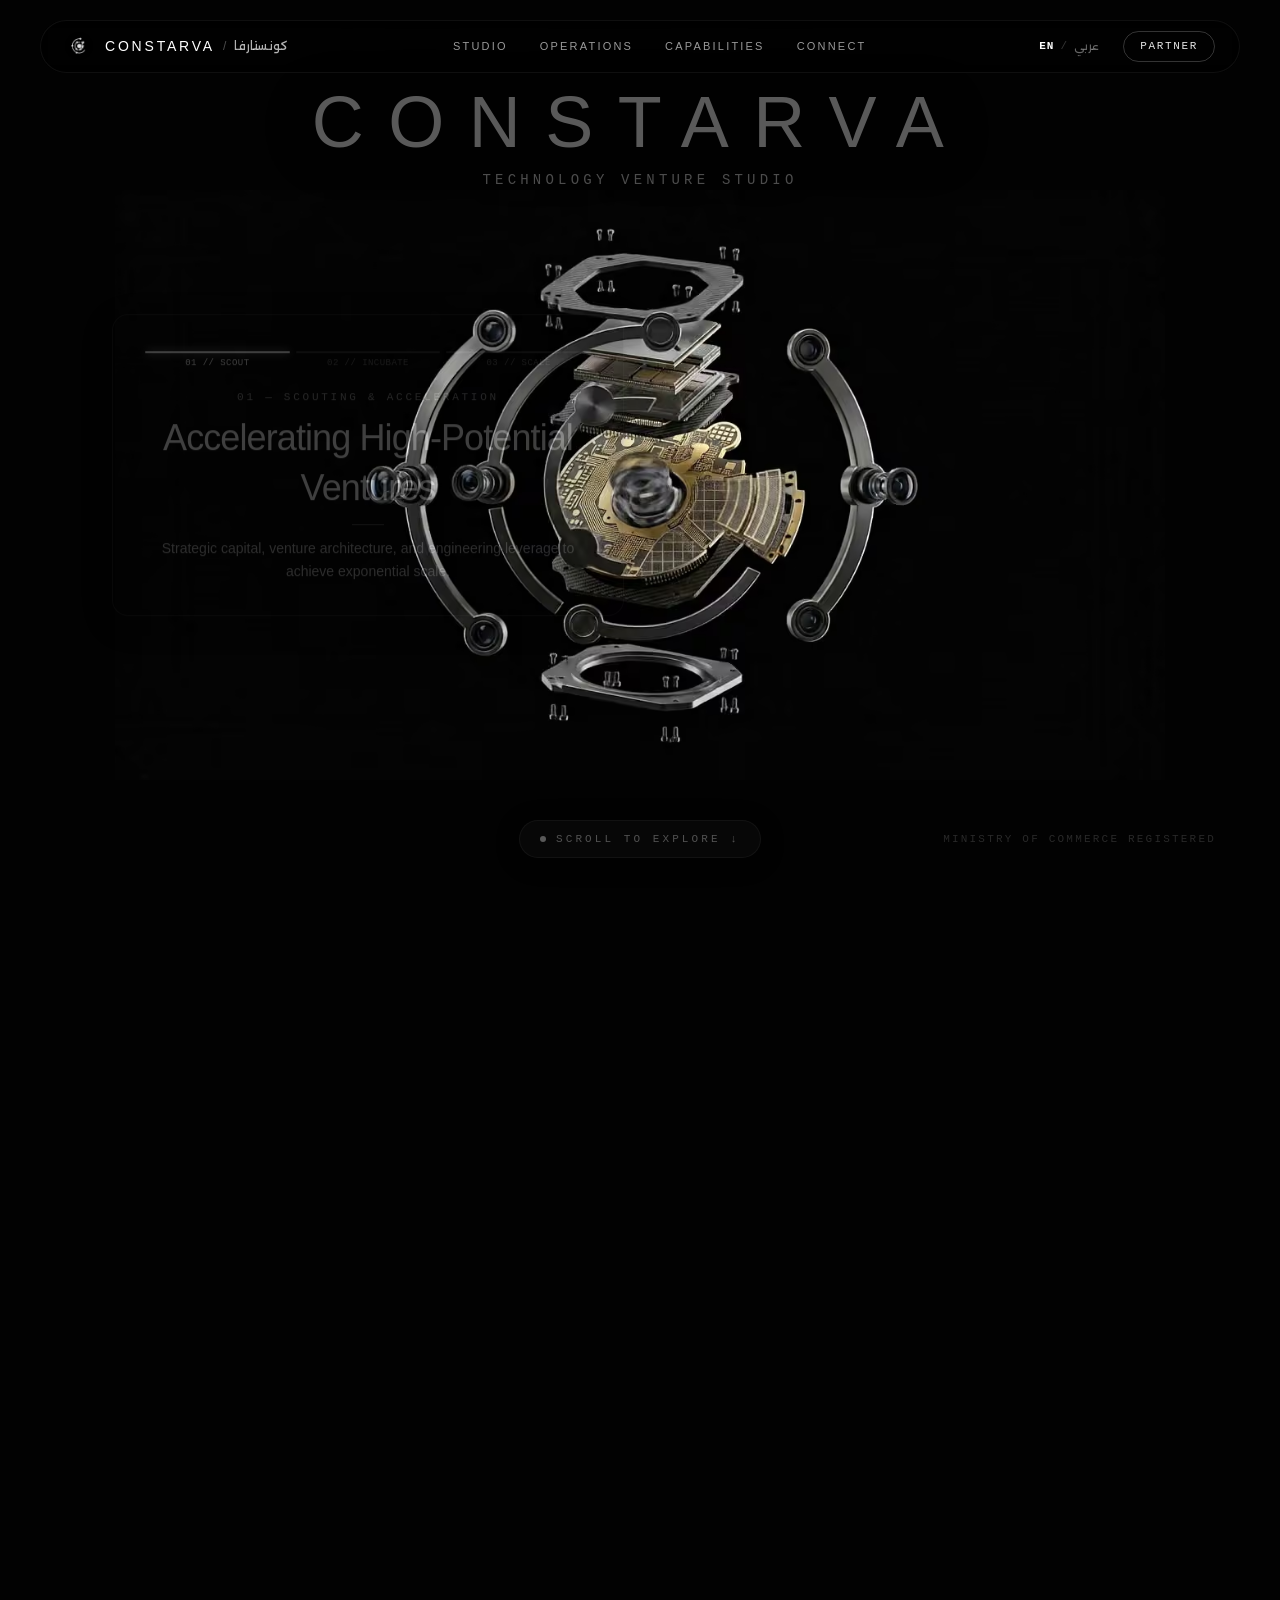
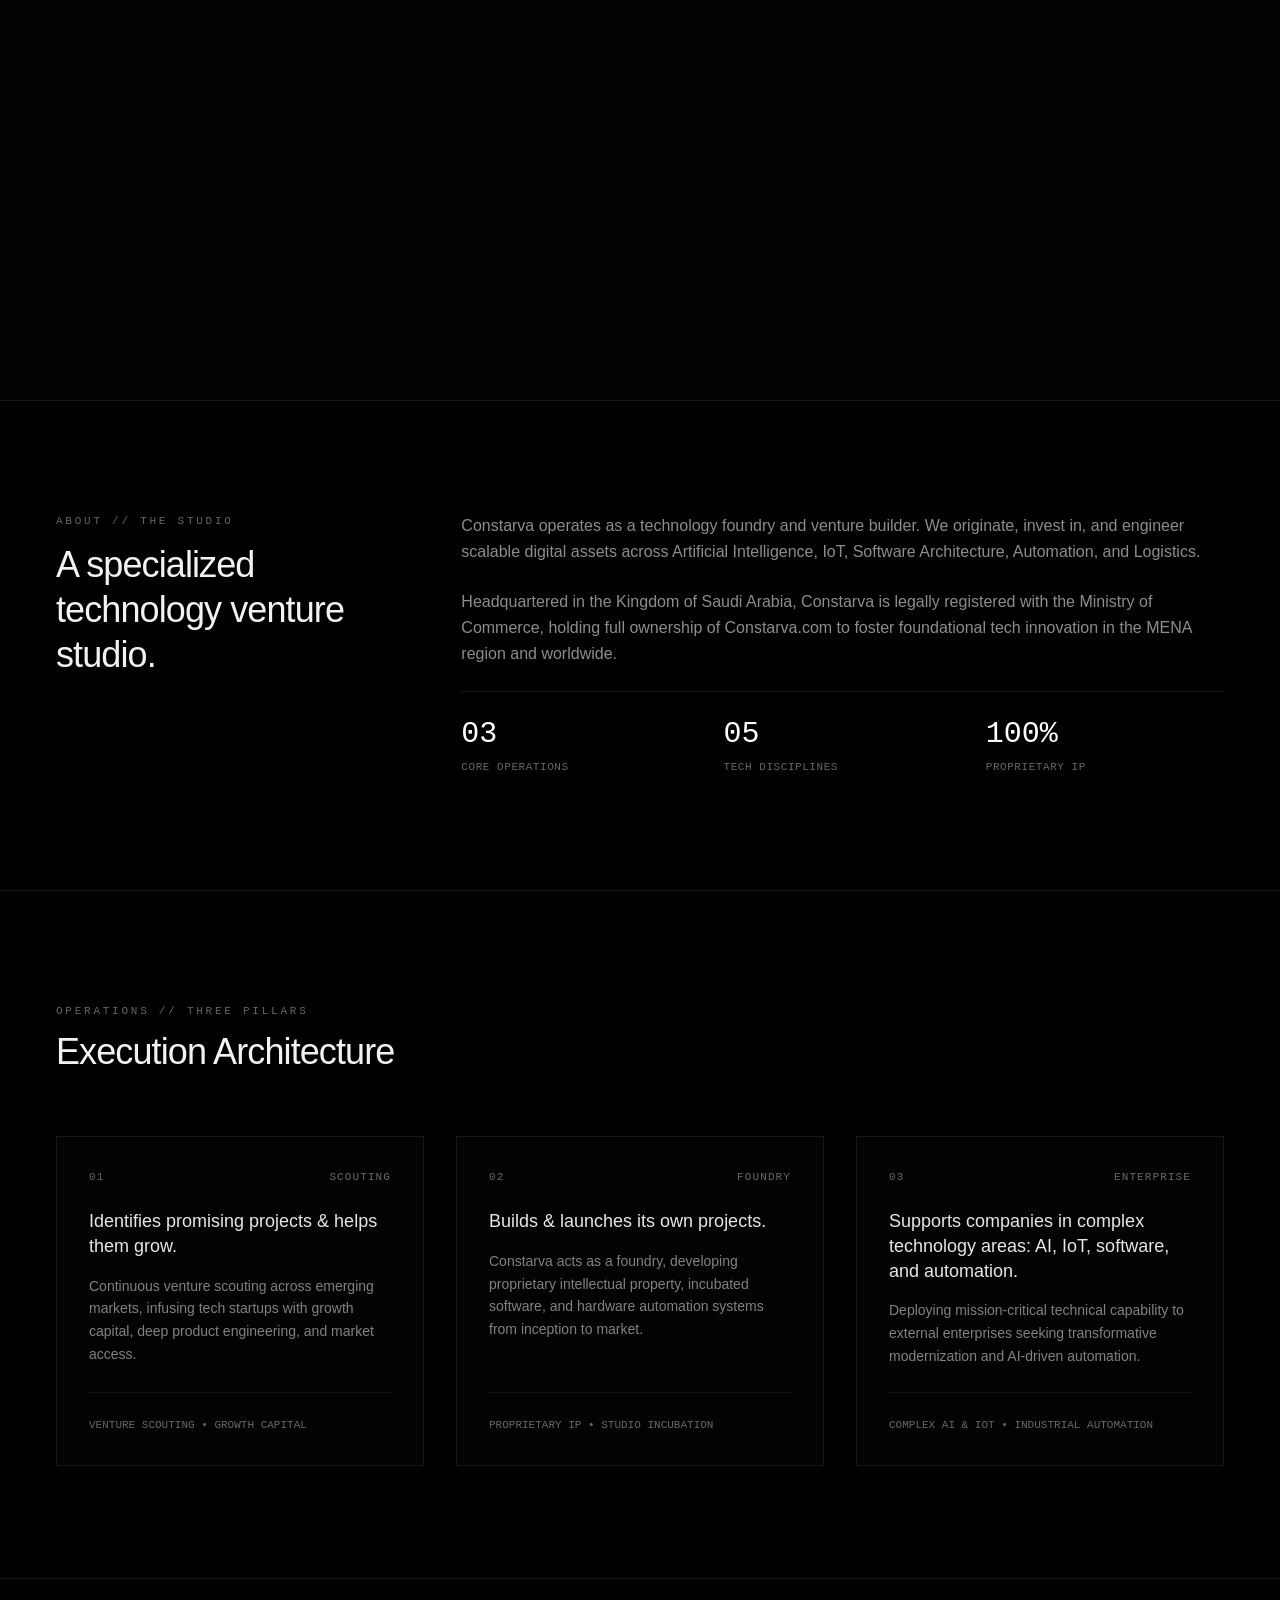
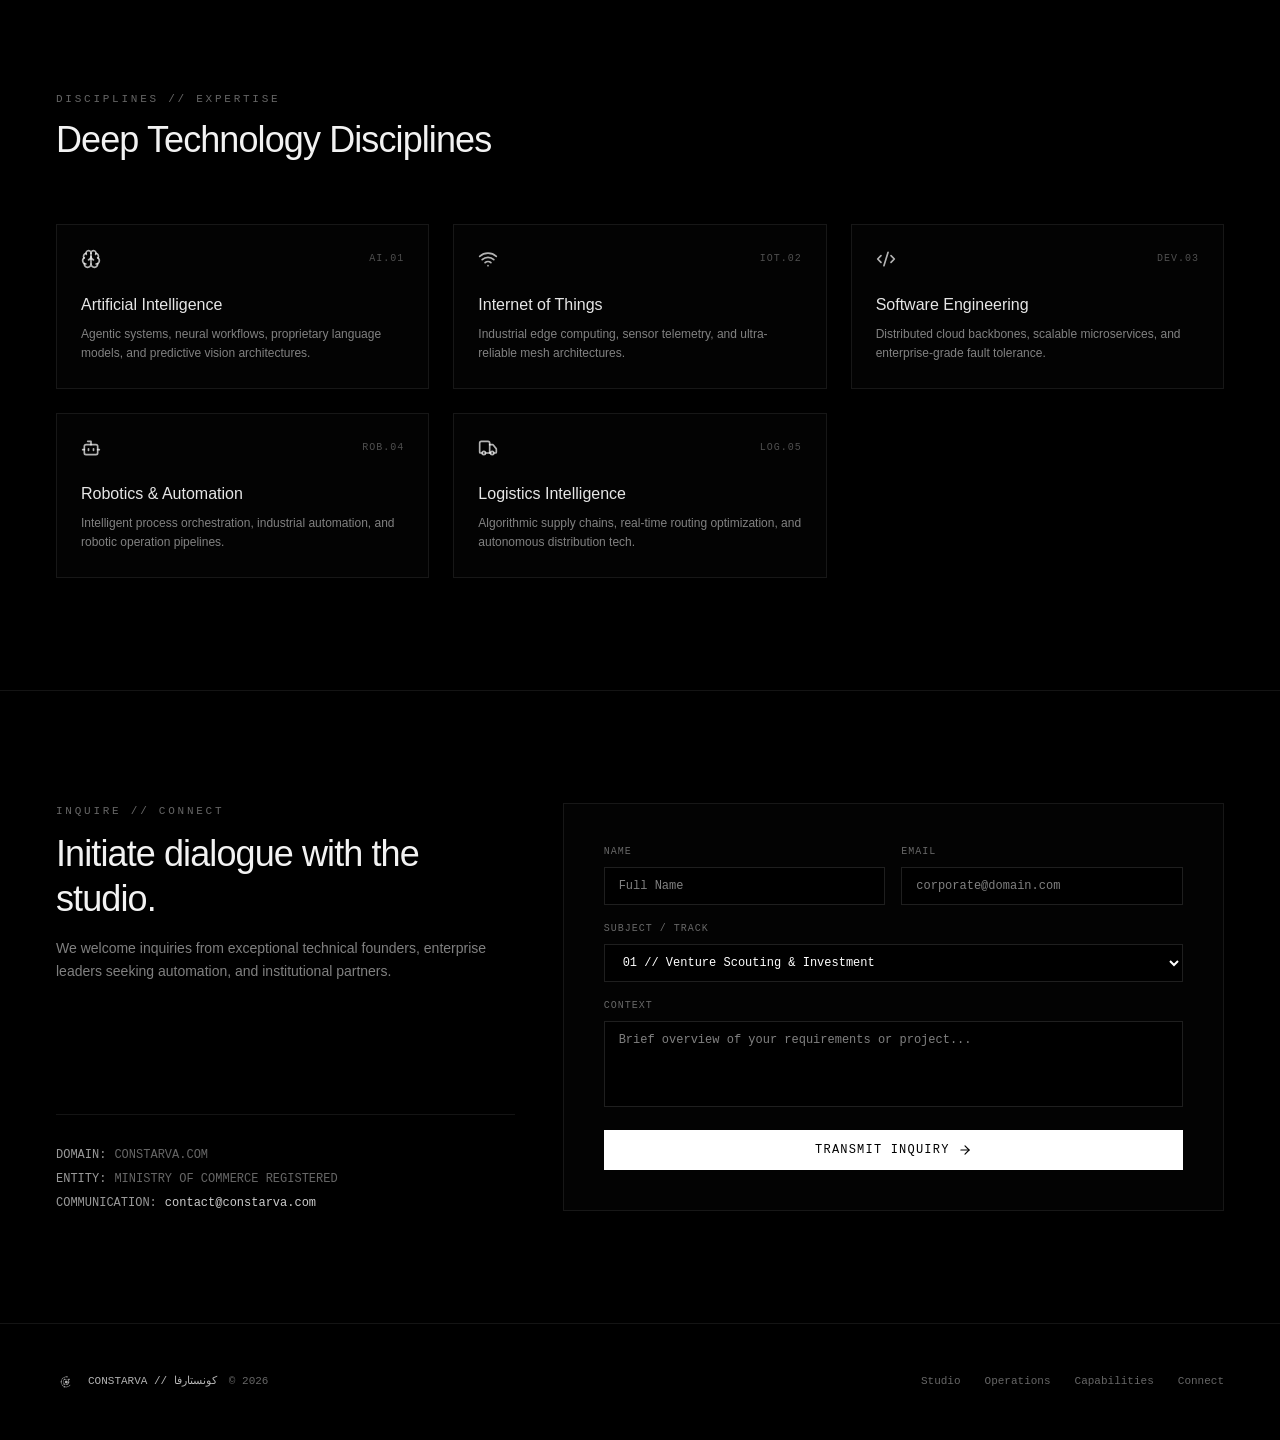
<file: index.html>
<!DOCTYPE html><html lang="en" class="inter_7b064e0d-module__MOT0tq__variable alexandria_7564e296-module__bjjnkq__variable h-full antialiased bg-black selection:bg-white/20 selection:text-white"><head><meta charSet="utf-8"/><meta name="viewport" content="width=device-width, initial-scale=1"/><link rel="preload" href="/_next/static/media/57696fb0c8dcfe1f-s.p.29a202atpp3ye.woff2" as="font" crossorigin="" type="font/woff2"/><link rel="preload" href="/_next/static/media/83afe278b6a6bb3c-s.p.2bn3s6zvc0dyp.woff2" as="font" crossorigin="" type="font/woff2"/><link rel="preload" href="/_next/static/media/8f2ca9bed5019488-s.p.1rne3a59172go.woff2" as="font" crossorigin="" type="font/woff2"/><link rel="preload" as="image" href="/logo.png"/><link rel="stylesheet" href="/_next/static/chunks/2v562mub8jow4.css" data-precedence="next"/><link rel="preload" as="script" fetchPriority="low" href="/_next/static/chunks/12aruqaur5huj.js"/><script src="/_next/static/chunks/3rx7jmld6eggj.js" async=""></script><script src="/_next/static/chunks/1j_9b-l0n6u-t.js" async=""></script><script src="/_next/static/chunks/turbopack-22ngjldyd10bn.js" async=""></script><script src="/_next/static/chunks/38q-99blc-wvp.js" async=""></script><script src="/_next/static/chunks/0in3jists50lo.js" async=""></script><link rel="preload" href="/new_frames_avif1/frame_0000.avif" as="image" type="image/avif"/><link rel="preload" href="/new_frames/frame_0000.webp" as="image" type="image/webp"/><title>Constarva (كونستارفا) | Technology Venture Studio • AI, IoT &amp; Automation</title><meta name="description" content="Constarva (كونستارفا) is a premier technology venture studio managing, building, and growing technology projects across AI, IoT, software, automation, and emerging technologies. استوديو تقني استثماري يبني حلولاً قابلة للتوسع في مجالات الذكاء الاصطناعي، وإنترنت الأشياء، والأتمتة، واللوجستيات."/><meta name="application-name" content="Constarva"/><link rel="author" href="https://constarva.com"/><meta name="author" content="Constarva"/><meta name="keywords" content="Constarva,كونستارفا,Technology Venture Studio,استوديو تقني استثماري,AI,الذكاء الاصطناعي,IoT,إنترنت الأشياء,Software,البرمجيات,Automation,الأتمتة,Logistics Tech,التقنيات اللوجستية,Venture Scouting,Saudi Arabia Tech,Riyadh,MENA Tech,Deep Tech Studio"/><meta name="creator" content="Constarva"/><meta name="publisher" content="Constarva"/><meta name="robots" content="index, follow"/><meta name="googlebot" content="index, follow, max-video-preview:-1, max-image-preview:large, max-snippet:-1"/><link rel="canonical" href="https://constarva.com"/><link rel="alternate" hrefLang="en-US" href="https://constarva.com"/><link rel="alternate" hrefLang="ar-SA" href="https://constarva.com/?lang=ar"/><link rel="alternate" hrefLang="x-default" href="https://constarva.com"/><meta name="format-detection" content="telephone=no, address=no, email=no"/><meta property="og:title" content="Constarva (كونستارفا) | Technology Venture Studio"/><meta property="og:description" content="Managing, building, and growing technology projects across AI, IoT, software, automation, and emerging technologies. استوديو تقني استثماري يبني حلولاً قابلة للتوسع."/><meta property="og:url" content="https://constarva.com"/><meta property="og:site_name" content="Constarva"/><meta property="og:locale" content="en_US"/><meta property="og:image" content="https://constarva.com/logo.png"/><meta property="og:image:width" content="1024"/><meta property="og:image:height" content="1024"/><meta property="og:image:alt" content="Constarva Monogram Logo"/><meta property="og:locale:alternate" content="ar_SA"/><meta property="og:type" content="website"/><meta name="twitter:card" content="summary_large_image"/><meta name="twitter:creator" content="@constarva"/><meta name="twitter:title" content="Constarva (كونستارفا) | Technology Venture Studio"/><meta name="twitter:description" content="Managing, building, and growing technology projects across AI, IoT, software, automation, and emerging technologies."/><meta name="twitter:image" content="https://constarva.com/logo.png"/><link rel="icon" href="/favicon.ico?favicon.0_pphp1-zv6bz.ico" sizes="32x32" type="image/x-icon"/><link rel="icon" href="/icon.png"/><link rel="icon" href="/favicon.png" sizes="32x32" type="image/png"/><link rel="apple-touch-icon" href="/apple-icon.png"/><meta name="next-size-adjust" content=""/><link rel="icon" href="/favicon.ico" sizes="any"/><link rel="icon" href="/icon.png" type="image/png"/><link rel="apple-touch-icon" href="/apple-icon.png"/><link rel="preload" href="/new_frames_avif1/frame_0000.avif" as="image" type="image/avif"/><link rel="preload" href="/new_frames/frame_0000.webp" as="image" type="image/webp"/><script type="application/ld+json">{"@context":"https://schema.org","@type":"WebSite","@id":"https://constarva.com/#website","name":"Constarva","alternateName":["كونستارفا","Constarva Studio","Constarva Tech"],"url":"https://constarva.com","inLanguage":["en","ar"],"description":"Technology venture studio managing, building, and growing technology projects across AI, IoT, software, automation, and emerging technologies.","potentialAction":{"@type":"SearchAction","target":{"@type":"EntryPoint","urlTemplate":"https://constarva.com/?s={search_term_string}"},"query-input":"required name=search_term_string"}}</script><script type="application/ld+json">{"@context":"https://schema.org","@graph":[{"@type":"SiteNavigationElement","@id":"https://constarva.com/#nav-about","name":"About Constarva (عن كونستارفا)","description":"Overview of Constarva as a registered technology venture studio and innovation foundry.","url":"https://constarva.com/#about"},{"@type":"SiteNavigationElement","@id":"https://constarva.com/#nav-operations","name":"Core Operations (العمليات الرئيسية)","description":"Venture scouting, internal project incubation, and enterprise technology support in AI, IoT, and automation.","url":"https://constarva.com/#operations"},{"@type":"SiteNavigationElement","@id":"https://constarva.com/#nav-technologies","name":"Tech Domains (المجالات التقنية)","description":"Deep technical execution across Artificial Intelligence, IoT, Software Architecture, Robotics, and Smart Logistics.","url":"https://constarva.com/#technologies"},{"@type":"SiteNavigationElement","@id":"https://constarva.com/#nav-contact","name":"Partner & Contact (تواصل معنا)","description":"Inquire for venture acceleration, corporate engineering support, or studio partnerships.","url":"https://constarva.com/#contact"}]}</script><script type="application/ld+json">{"@context":"https://schema.org","@type":"Organization","@id":"https://constarva.com/#organization","name":"Constarva","alternateName":"كونستارفا","legalName":"Constarva","url":"https://constarva.com","logo":"https://constarva.com/logo.png","description":"Official entity registered with the Ministry of Commerce. Technology venture studio managing, building, and growing technology projects.","contactPoint":{"@type":"ContactPoint","email":"contact@constarva.com","contactType":"customer service","availableLanguage":["English","Arabic"]}}</script><script src="/_next/static/chunks/0cz1d0mv5g_q7.js" noModule=""></script></head><body class="min-h-full flex flex-col bg-black text-white font-sans overflow-x-hidden"><div hidden=""><!--$--><!--/$--></div><main class="relative flex min-h-screen flex-col bg-black text-white selection:bg-sky-500/30 selection:text-white"><header class="fixed top-0 left-0 right-0 z-50 transition-all duration-300 px-4 sm:px-6 md:px-10 pt-3 sm:pt-5"><div class="max-w-7xl mx-auto rounded-full transition-all duration-500 flex items-center justify-between px-4 sm:px-6 py-2 sm:py-2.5 bg-black/40 backdrop-blur-md border border-white/[0.06]"><a href="#" class="flex items-center gap-3 group focus:outline-none"><div class="relative w-7 h-7 rounded-full overflow-hidden flex items-center justify-center opacity-90 group-hover:opacity-100 transition-opacity"><img alt="Constarva Monogram" width="28" height="28" decoding="async" data-nimg="1" class="object-contain" style="color:transparent" src="/logo.png"/></div><div class="flex items-center gap-2"><span class="text-white text-sm tracking-[0.2em] uppercase font-sans font-medium">Constarva</span><span class="text-white/30 text-xs">/</span><span class="text-white/70 text-xs font-arabic font-normal">كونستارفا</span></div></a><nav class="hidden md:flex items-center gap-8"><a href="#about" class="text-[11px] tracking-[0.2em] uppercase text-white/60 hover:text-white transition-colors duration-200">Studio</a><a href="#operations" class="text-[11px] tracking-[0.2em] uppercase text-white/60 hover:text-white transition-colors duration-200">Operations</a><a href="#technologies" class="text-[11px] tracking-[0.2em] uppercase text-white/60 hover:text-white transition-colors duration-200">Capabilities</a><a href="#contact" class="text-[11px] tracking-[0.2em] uppercase text-white/60 hover:text-white transition-colors duration-200">Connect</a></nav><div class="flex items-center gap-4"><button aria-label="Toggle language" class="text-[11px] font-mono tracking-widest text-white/70 hover:text-white transition-colors duration-200 flex items-center gap-1.5 px-2 py-1"><span class="text-white font-bold">EN</span><span class="text-white/20">/</span><span class="text-white/40 font-arabic">عربي</span></button><a href="#contact" class="hidden sm:inline-flex items-center text-[11px] tracking-[0.15em] uppercase font-mono px-4 py-1.5 rounded-full border border-white/20 text-white/90 hover:text-white hover:border-white/50 hover:bg-white/[0.06] transition-all duration-300">Partner</a><button aria-label="Toggle navigation menu" class="md:hidden p-1 text-white/70 hover:text-white focus:outline-none"><svg xmlns="http://www.w3.org/2000/svg" width="24" height="24" viewBox="0 0 24 24" fill="none" stroke="currentColor" stroke-width="2" stroke-linecap="round" stroke-linejoin="round" class="lucide lucide-menu w-5 h-5" aria-hidden="true"><path d="M4 5h16"></path><path d="M4 12h16"></path><path d="M4 19h16"></path></svg></button></div></div></header><div style="background-color:#000000" class="relative w-full h-[210vh] md:h-[400vh] transition-colors duration-150"><div style="background-color:#000000" class="sticky top-0 h-[100dvh] w-full overflow-hidden flex items-center justify-center transition-colors duration-150 perspective-[1200px]"><div class="absolute inset-0 pointer-events-none z-0 transition-opacity duration-700" style="background:radial-gradient(circle at 50% 48%, rgba(212, 175, 55, 0.07) 0%, rgba(255, 248, 235, 0.02) 40%, transparent 68%)"></div><canvas class="absolute inset-0 w-full h-full object-contain pointer-events-none z-10 will-change-transform" style="transform:none"></canvas><div class="absolute inset-0 z-20 flex flex-col justify-between pt-20 pb-8 sm:pt-24 sm:pb-10 md:py-14 px-5 sm:px-10 md:px-16 pointer-events-none" style="opacity:0;transform:translateY(14px)"><div class="flex flex-col items-center text-center max-w-4xl mx-auto pt-0 md:pt-4"><h1 class="text-3xl sm:text-5xl md:text-6xl lg:text-7xl font-light tracking-[0.22em] sm:tracking-[0.28em] md:tracking-[0.34em] text-white uppercase drop-shadow-[0_4px_30px_rgba(0,0,0,0.98)]">CONSTARVA</h1><p class="mt-2.5 sm:mt-3 text-[10px] sm:text-xs md:text-sm tracking-[0.3em] uppercase font-mono text-white/85 font-medium drop-shadow-[0_2px_14px_rgba(0,0,0,0.95)]">Technology Venture Studio</p></div><div class="flex-1"></div><div class="relative flex flex-col items-center justify-center w-full"><a href="#contact" class="md:hidden pointer-events-auto px-5 py-2 mb-4 rounded-full border border-white/30 text-white text-[10px] sm:text-xs font-mono tracking-widest uppercase hover:bg-white hover:text-black transition-all duration-300 shadow-md font-medium">Connect With Us</a><div class="flex flex-col items-center gap-2 pointer-events-auto cursor-pointer"><div class="flex items-center gap-2.5 px-5 py-2.5 rounded-full bg-white/[0.07] hover:bg-white/[0.14] backdrop-blur-2xl border border-white/[0.14] shadow-[0_4px_24px_rgba(0,0,0,0.8)] transition-all duration-300"><span class="w-1.5 h-1.5 rounded-full bg-white animate-pulse"></span><span class="text-[10px] sm:text-[11px] font-mono uppercase tracking-[0.28em] text-white/90 font-medium">SCROLL TO EXPLORE ↓</span></div></div><div class="absolute right-0 text-[10px] sm:text-[11px] font-mono tracking-[0.2em] text-white/45 hidden md:block text-right"><span>MINISTRY OF COMMERCE REGISTERED</span></div></div></div><div class="absolute inset-0 z-20 flex items-end md:items-center px-4 sm:px-6 md:px-20 lg:px-28 pb-6 sm:pb-8 md:pb-0 pointer-events-none md:justify-start" style="opacity:0;transform:translateY(20px)"><div class="w-full max-w-sm sm:max-w-md md:max-w-lg p-5 sm:p-7 md:p-8 rounded-2xl bg-black/85 md:bg-black/60 backdrop-blur-2xl border border-white/[0.12] shadow-[0_8px_32px_rgba(0,0,0,0.85)] mx-auto md:mx-0 text-center pointer-events-none"><div class="flex items-center gap-1.5 mb-3.5"><div class="flex-1 cursor-pointer py-1"><div class="h-[2px] rounded-full bg-white transition-all duration-300 shadow-[0_0_8px_rgba(255,255,255,0.8)]"></div><span class="text-[9px] font-mono tracking-wider text-white uppercase block mt-1 font-medium">01 // SCOUT</span></div><div class="flex-1 cursor-pointer py-1"><div class="h-[2px] rounded-full bg-white/20 hover:bg-white/40 transition-all duration-300"></div><span class="text-[9px] font-mono tracking-wider text-white/40 uppercase block mt-1">02 // INCUBATE</span></div><div class="flex-1 cursor-pointer py-1"><div class="h-[2px] rounded-full bg-white/20 hover:bg-white/40 transition-all duration-300"></div><span class="text-[9px] font-mono tracking-wider text-white/40 uppercase block mt-1">03 // SCALE</span></div></div><div class="text-[10px] sm:text-[11px] font-mono tracking-[0.25em] uppercase text-white/60 mb-2">01 — SCOUTING &amp; ACCELERATION</div><h2 class="text-lg sm:text-2xl md:text-3xl lg:text-4xl font-normal tracking-tight text-white leading-snug drop-shadow-[0_2px_12px_rgba(0,0,0,0.9)]">Accelerating High-Potential Ventures</h2><div class="w-8 h-[1px] bg-white/30 my-3 mx-auto"></div><p class="text-xs sm:text-sm text-white/70 leading-relaxed font-light max-w-md mx-auto">Strategic capital, venture architecture, and engineering leverage to achieve exponential scale.</p></div></div><div class="absolute inset-0 z-20 flex items-end md:items-center px-4 sm:px-6 md:px-20 lg:px-28 pb-6 sm:pb-8 md:pb-0 pointer-events-none md:justify-end" style="opacity:0;transform:translateY(20px)"><div class="w-full max-w-sm sm:max-w-md md:max-w-lg p-5 sm:p-7 md:p-8 rounded-2xl bg-black/85 md:bg-black/60 backdrop-blur-2xl border border-white/[0.12] shadow-[0_8px_32px_rgba(0,0,0,0.85)] mx-auto md:mx-0 text-center pointer-events-none"><div class="flex items-center gap-1.5 mb-3.5"><div class="flex-1 cursor-pointer py-1"><div class="h-[2px] rounded-full bg-white/40 hover:bg-white/60 transition-all duration-300"></div><span class="text-[9px] font-mono tracking-wider text-white/40 uppercase block mt-1">01 // SCOUT</span></div><div class="flex-1 cursor-pointer py-1"><div class="h-[2px] rounded-full bg-white transition-all duration-300 shadow-[0_0_8px_rgba(255,255,255,0.8)]"></div><span class="text-[9px] font-mono tracking-wider text-white uppercase block mt-1 font-medium">02 // INCUBATE</span></div><div class="flex-1 cursor-pointer py-1"><div class="h-[2px] rounded-full bg-white/20 hover:bg-white/40 transition-all duration-300"></div><span class="text-[9px] font-mono tracking-wider text-white/40 uppercase block mt-1">03 // SCALE</span></div></div><div class="text-[10px] sm:text-[11px] font-mono tracking-[0.25em] uppercase text-white/60 mb-2">02 — FOUNDRY &amp; INCUBATION</div><h2 class="text-lg sm:text-2xl md:text-3xl lg:text-4xl font-normal tracking-tight text-white leading-snug drop-shadow-[0_2px_12px_rgba(0,0,0,0.9)]">Proprietary Deep-Tech Foundry</h2><div class="w-8 h-[1px] bg-white/30 my-3 mx-auto"></div><p class="text-xs sm:text-sm text-white/70 leading-relaxed font-light max-w-md mx-auto">Designing, engineering, and launching sovereign digital assets with full intellectual property ownership.</p></div></div><div class="absolute inset-0 z-20 flex items-end md:items-center justify-center px-4 sm:px-6 md:px-8 pb-6 sm:pb-8 md:pb-0 pointer-events-none" style="opacity:0;transform:translateY(20px)"><div class="w-full max-w-sm sm:max-w-md md:max-w-2xl p-5 sm:p-7 md:p-10 rounded-2xl bg-black/85 md:bg-black/60 backdrop-blur-2xl border border-white/[0.12] shadow-[0_8px_32px_rgba(0,0,0,0.85)] text-center mx-auto pointer-events-none"><div class="flex items-center gap-1.5 mb-3.5"><div class="flex-1 cursor-pointer py-1"><div class="h-[2px] rounded-full bg-white/40 hover:bg-white/60 transition-all duration-300"></div><span class="text-[9px] font-mono tracking-wider text-white/40 uppercase block mt-1">01 // SCOUT</span></div><div class="flex-1 cursor-pointer py-1"><div class="h-[2px] rounded-full bg-white/40 hover:bg-white/60 transition-all duration-300"></div><span class="text-[9px] font-mono tracking-wider text-white/40 uppercase block mt-1">02 // INCUBATE</span></div><div class="flex-1 cursor-pointer py-1"><div class="h-[2px] rounded-full bg-white transition-all duration-300 shadow-[0_0_8px_rgba(255,255,255,0.8)]"></div><span class="text-[9px] font-mono tracking-wider text-white uppercase block mt-1 font-medium">03 // SCALE</span></div></div><div class="text-[10px] sm:text-[11px] font-mono tracking-[0.25em] uppercase text-white/60 mb-2">03 — ENTERPRISE CAPABILITY</div><h2 class="text-lg sm:text-2xl md:text-3xl lg:text-5xl font-normal tracking-tight text-white leading-snug md:leading-tight drop-shadow-[0_2px_14px_rgba(0,0,0,0.9)]">Mission-Critical Tech Integration</h2><p class="mt-2.5 sm:mt-3 text-xs sm:text-sm text-white/70 max-w-lg mx-auto leading-relaxed font-light">Empowering enterprises and government entities across Saudi Arabia and the MENA region in AI, IoT, and automation.</p><div class="mt-5 sm:mt-7 hidden md:flex items-center justify-center gap-3 sm:gap-4 pointer-events-auto"><a href="#operations" class="px-5 sm:px-6 py-2 rounded-full border border-white/30 text-white text-[11px] sm:text-xs font-mono tracking-wider hover:bg-white hover:text-black transition-all duration-300">Operations</a><a href="#contact" class="px-5 sm:px-6 py-2 rounded-full bg-white text-black text-[11px] sm:text-xs font-mono tracking-wider hover:bg-white/80 transition-all duration-300 shadow-md font-medium">Connect</a></div></div></div></div></div><div class="relative w-full bg-black text-white/80 z-20 overflow-hidden font-sans"><section id="about" class="py-16 sm:py-24 md:py-28 px-5 sm:px-10 md:px-14 max-w-7xl mx-auto border-t border-white/[0.08]"><div class="grid grid-cols-1 lg:grid-cols-12 gap-12 items-start"><div class="lg:col-span-4"><div class="text-[11px] font-mono tracking-[0.25em] uppercase text-white/40 mb-3">ABOUT // THE STUDIO</div><h2 class="text-2xl sm:text-4xl font-light tracking-tight text-white/95 leading-tight">A specialized technology venture studio.</h2></div><div class="lg:col-span-8 space-y-6 text-sm sm:text-base text-white/55 font-light leading-relaxed"><p>Constarva operates as a technology foundry and venture builder. We originate, invest in, and engineer scalable digital assets across Artificial Intelligence, IoT, Software Architecture, Automation, and Logistics.</p><p>Headquartered in the Kingdom of Saudi Arabia, Constarva is legally registered with the Ministry of Commerce, holding full ownership of Constarva.com to foster foundational tech innovation in the MENA region and worldwide.</p><div class="grid grid-cols-3 gap-6 pt-6 border-t border-white/[0.08]"><div><span class="block text-2xl sm:text-3xl font-light text-white font-mono">03</span><span class="text-[11px] font-mono tracking-wider uppercase text-white/40">Core Operations</span></div><div><span class="block text-2xl sm:text-3xl font-light text-white font-mono">05</span><span class="text-[11px] font-mono tracking-wider uppercase text-white/40">Tech Disciplines</span></div><div><span class="block text-2xl sm:text-3xl font-light text-white font-mono">100%</span><span class="text-[11px] font-mono tracking-wider uppercase text-white/40">Proprietary IP</span></div></div></div></div></section><section id="operations" class="py-16 sm:py-24 md:py-28 px-5 sm:px-10 md:px-14 max-w-7xl mx-auto border-t border-white/[0.08]"><div class="max-w-xl mb-16"><div class="text-[11px] font-mono tracking-[0.25em] uppercase text-white/40 mb-3">OPERATIONS // THREE PILLARS</div><h2 class="text-2xl sm:text-4xl font-light tracking-tight text-white/95">Execution Architecture</h2></div><div class="grid grid-cols-1 md:grid-cols-3 gap-8"><div class="p-8 border border-white/[0.08] hover:border-white/20 transition-colors flex flex-col justify-between h-full bg-white/[0.01]"><div><div class="flex items-center justify-between text-[11px] font-mono tracking-widest text-white/40 mb-6"><span>01</span><span>SCOUTING</span></div><h3 class="text-lg font-medium text-white/90 mb-4 leading-snug">Identifies promising projects &amp; helps them grow.</h3><p class="text-xs sm:text-sm text-white/50 leading-relaxed font-light">Continuous venture scouting across emerging markets, infusing tech startups with growth capital, deep product engineering, and market access.</p></div><div class="pt-6 mt-6 border-t border-white/[0.06] text-[11px] font-mono text-white/40 uppercase">Venture Scouting • Growth Capital</div></div><div class="p-8 border border-white/[0.08] hover:border-white/20 transition-colors flex flex-col justify-between h-full bg-white/[0.01]"><div><div class="flex items-center justify-between text-[11px] font-mono tracking-widest text-white/40 mb-6"><span>02</span><span>FOUNDRY</span></div><h3 class="text-lg font-medium text-white/90 mb-4 leading-snug">Builds &amp; launches its own projects.</h3><p class="text-xs sm:text-sm text-white/50 leading-relaxed font-light">Constarva acts as a foundry, developing proprietary intellectual property, incubated software, and hardware automation systems from inception to market.</p></div><div class="pt-6 mt-6 border-t border-white/[0.06] text-[11px] font-mono text-white/40 uppercase">Proprietary IP • Studio Incubation</div></div><div class="p-8 border border-white/[0.08] hover:border-white/20 transition-colors flex flex-col justify-between h-full bg-white/[0.01]"><div><div class="flex items-center justify-between text-[11px] font-mono tracking-widest text-white/40 mb-6"><span>03</span><span>ENTERPRISE</span></div><h3 class="text-lg font-medium text-white/90 mb-4 leading-snug">Supports companies in complex technology areas: AI, IoT, software, and automation.</h3><p class="text-xs sm:text-sm text-white/50 leading-relaxed font-light">Deploying mission-critical technical capability to external enterprises seeking transformative modernization and AI-driven automation.</p></div><div class="pt-6 mt-6 border-t border-white/[0.06] text-[11px] font-mono text-white/40 uppercase">Complex AI &amp; IoT • Industrial Automation</div></div></div></section><section id="technologies" class="py-16 sm:py-24 md:py-28 px-5 sm:px-10 md:px-14 max-w-7xl mx-auto border-t border-white/[0.08]"><div class="max-w-xl mb-16"><div class="text-[11px] font-mono tracking-[0.25em] uppercase text-white/40 mb-3">DISCIPLINES // EXPERTISE</div><h2 class="text-2xl sm:text-4xl font-light tracking-tight text-white/95">Deep Technology Disciplines</h2></div><div class="grid grid-cols-1 md:grid-cols-2 lg:grid-cols-3 gap-6"><div class="p-6 border border-white/[0.08] hover:border-white/20 transition-all bg-white/[0.01]"><div class="flex items-center justify-between mb-6"><svg xmlns="http://www.w3.org/2000/svg" width="24" height="24" viewBox="0 0 24 24" fill="none" stroke="currentColor" stroke-width="2" stroke-linecap="round" stroke-linejoin="round" class="lucide lucide-brain w-5 h-5 text-white/70" aria-hidden="true"><path d="M12 18V5"></path><path d="M15 13a4.17 4.17 0 0 1-3-4 4.17 4.17 0 0 1-3 4"></path><path d="M17.598 6.5A3 3 0 1 0 12 5a3 3 0 1 0-5.598 1.5"></path><path d="M17.997 5.125a4 4 0 0 1 2.526 5.77"></path><path d="M18 18a4 4 0 0 0 2-7.464"></path><path d="M19.967 17.483A4 4 0 1 1 12 18a4 4 0 1 1-7.967-.517"></path><path d="M6 18a4 4 0 0 1-2-7.464"></path><path d="M6.003 5.125a4 4 0 0 0-2.526 5.77"></path></svg><span class="text-[10px] font-mono text-white/30 tracking-widest uppercase">AI.01</span></div><h3 class="text-base font-medium text-white/90 mb-2">Artificial Intelligence</h3><p class="text-xs text-white/50 leading-relaxed font-light">Agentic systems, neural workflows, proprietary language models, and predictive vision architectures.</p></div><div class="p-6 border border-white/[0.08] hover:border-white/20 transition-all bg-white/[0.01]"><div class="flex items-center justify-between mb-6"><svg xmlns="http://www.w3.org/2000/svg" width="24" height="24" viewBox="0 0 24 24" fill="none" stroke="currentColor" stroke-width="2" stroke-linecap="round" stroke-linejoin="round" class="lucide lucide-wifi w-5 h-5 text-white/70" aria-hidden="true"><path d="M12 20h.01"></path><path d="M2 8.82a15 15 0 0 1 20 0"></path><path d="M5 12.859a10 10 0 0 1 14 0"></path><path d="M8.5 16.429a5 5 0 0 1 7 0"></path></svg><span class="text-[10px] font-mono text-white/30 tracking-widest uppercase">IOT.02</span></div><h3 class="text-base font-medium text-white/90 mb-2">Internet of Things</h3><p class="text-xs text-white/50 leading-relaxed font-light">Industrial edge computing, sensor telemetry, and ultra-reliable mesh architectures.</p></div><div class="p-6 border border-white/[0.08] hover:border-white/20 transition-all bg-white/[0.01]"><div class="flex items-center justify-between mb-6"><svg xmlns="http://www.w3.org/2000/svg" width="24" height="24" viewBox="0 0 24 24" fill="none" stroke="currentColor" stroke-width="2" stroke-linecap="round" stroke-linejoin="round" class="lucide lucide-code-xml lucide-code-2 w-5 h-5 text-white/70" aria-hidden="true"><path d="m18 16 4-4-4-4"></path><path d="m6 8-4 4 4 4"></path><path d="m14.5 4-5 16"></path></svg><span class="text-[10px] font-mono text-white/30 tracking-widest uppercase">DEV.03</span></div><h3 class="text-base font-medium text-white/90 mb-2">Software Engineering</h3><p class="text-xs text-white/50 leading-relaxed font-light">Distributed cloud backbones, scalable microservices, and enterprise-grade fault tolerance.</p></div><div class="p-6 border border-white/[0.08] hover:border-white/20 transition-all bg-white/[0.01]"><div class="flex items-center justify-between mb-6"><svg xmlns="http://www.w3.org/2000/svg" width="24" height="24" viewBox="0 0 24 24" fill="none" stroke="currentColor" stroke-width="2" stroke-linecap="round" stroke-linejoin="round" class="lucide lucide-bot w-5 h-5 text-white/70" aria-hidden="true"><path d="M12 8V4H8"></path><rect width="16" height="12" x="4" y="8" rx="2"></rect><path d="M2 14h2"></path><path d="M20 14h2"></path><path d="M15 13v2"></path><path d="M9 13v2"></path></svg><span class="text-[10px] font-mono text-white/30 tracking-widest uppercase">ROB.04</span></div><h3 class="text-base font-medium text-white/90 mb-2">Robotics &amp; Automation</h3><p class="text-xs text-white/50 leading-relaxed font-light">Intelligent process orchestration, industrial automation, and robotic operation pipelines.</p></div><div class="p-6 border border-white/[0.08] hover:border-white/20 transition-all bg-white/[0.01]"><div class="flex items-center justify-between mb-6"><svg xmlns="http://www.w3.org/2000/svg" width="24" height="24" viewBox="0 0 24 24" fill="none" stroke="currentColor" stroke-width="2" stroke-linecap="round" stroke-linejoin="round" class="lucide lucide-truck w-5 h-5 text-white/70" aria-hidden="true"><path d="M14 18V6a2 2 0 0 0-2-2H4a2 2 0 0 0-2 2v11a1 1 0 0 0 1 1h2"></path><path d="M15 18H9"></path><path d="M19 18h2a1 1 0 0 0 1-1v-3.65a1 1 0 0 0-.22-.624l-3.48-4.35A1 1 0 0 0 17.52 8H14"></path><circle cx="17" cy="18" r="2"></circle><circle cx="7" cy="18" r="2"></circle></svg><span class="text-[10px] font-mono text-white/30 tracking-widest uppercase">LOG.05</span></div><h3 class="text-base font-medium text-white/90 mb-2">Logistics Intelligence</h3><p class="text-xs text-white/50 leading-relaxed font-light">Algorithmic supply chains, real-time routing optimization, and autonomous distribution tech.</p></div></div></section><section id="contact" class="py-16 sm:py-24 md:py-28 px-5 sm:px-10 md:px-14 max-w-7xl mx-auto border-t border-white/[0.08]"><div class="grid grid-cols-1 lg:grid-cols-12 gap-12"><div class="lg:col-span-5 flex flex-col justify-between"><div><div class="text-[11px] font-mono tracking-[0.25em] uppercase text-white/40 mb-3">INQUIRE // CONNECT</div><h2 class="text-2xl sm:text-4xl font-light tracking-tight text-white/95 leading-tight">Initiate dialogue with the studio.</h2><p class="mt-4 text-xs sm:text-sm text-white/50 leading-relaxed font-light">We welcome inquiries from exceptional technical founders, enterprise leaders seeking automation, and institutional partners.</p></div><div class="mt-8 pt-8 border-t border-white/[0.08] space-y-2 text-xs font-mono text-white/40"><div class="flex items-center gap-2"><span class="text-white/60">DOMAIN:</span><span>CONSTARVA.COM</span></div><div class="flex items-center gap-2"><span class="text-white/60">ENTITY:</span><span>MINISTRY OF COMMERCE REGISTERED</span></div><div class="flex items-center gap-2"><span class="text-white/60">COMMUNICATION:</span><span class="text-white/80">contact@constarva.com</span></div></div></div><div class="lg:col-span-7 border border-white/[0.08] p-8 sm:p-10 bg-white/[0.01]"><form class="space-y-4"><div class="grid grid-cols-1 sm:grid-cols-2 gap-4"><div><label class="block text-[10px] font-mono tracking-widest uppercase text-white/40 mb-2">Name</label><input type="text" required="" placeholder="Full Name" class="w-full px-3.5 py-2.5 bg-black border border-white/[0.12] text-white text-xs font-mono focus:outline-none focus:border-white transition-colors" value=""/></div><div><label class="block text-[10px] font-mono tracking-widest uppercase text-white/40 mb-2">Email</label><input type="email" required="" placeholder="corporate@domain.com" class="w-full px-3.5 py-2.5 bg-black border border-white/[0.12] text-white text-xs font-mono focus:outline-none focus:border-white transition-colors" value=""/></div></div><div><label class="block text-[10px] font-mono tracking-widest uppercase text-white/40 mb-2">Subject / Track</label><select class="w-full px-3.5 py-2.5 bg-black border border-white/[0.12] text-white text-xs font-mono focus:outline-none focus:border-white transition-colors"><option value="scouting" selected="">01 // Venture Scouting &amp; Investment</option><option value="foundry">02 // Studio Incubation &amp; Co-building</option><option value="enterprise">03 // Enterprise Tech (AI, IoT, Automation)</option></select></div><div><label class="block text-[10px] font-mono tracking-widest uppercase text-white/40 mb-2">Context</label><textarea rows="4" required="" placeholder="Brief overview of your requirements or project..." class="w-full px-3.5 py-2.5 bg-black border border-white/[0.12] text-white text-xs font-mono focus:outline-none focus:border-white transition-colors resize-none"></textarea></div><button type="submit" class="w-full py-3 bg-white text-black font-mono text-xs uppercase tracking-widest hover:bg-white/80 transition-colors flex items-center justify-center gap-2"><span>Transmit Inquiry</span><svg xmlns="http://www.w3.org/2000/svg" width="24" height="24" viewBox="0 0 24 24" fill="none" stroke="currentColor" stroke-width="2" stroke-linecap="round" stroke-linejoin="round" class="lucide lucide-arrow-right w-3.5 h-3.5" aria-hidden="true"><path d="M5 12h14"></path><path d="m12 5 7 7-7 7"></path></svg></button></form></div></div></section><footer class="py-12 px-6 sm:px-14 max-w-7xl mx-auto border-t border-white/[0.08] flex flex-col sm:flex-row items-center justify-between gap-6 text-[11px] font-mono text-white/40"><div class="flex items-center gap-3"><div class="relative w-5 h-5 opacity-70"><img alt="Constarva Monogram" loading="lazy" width="20" height="20" decoding="async" data-nimg="1" class="object-contain" style="color:transparent" src="/logo.png"/></div><span class="text-white/70">CONSTARVA // كونستارفا</span><span>© <!-- -->2026</span></div><div class="flex items-center gap-6"><a href="#about" class="hover:text-white transition-colors">Studio</a><a href="#operations" class="hover:text-white transition-colors">Operations</a><a href="#technologies" class="hover:text-white transition-colors">Capabilities</a><a href="#contact" class="hover:text-white transition-colors">Connect</a></div></footer></div></main><!--$--><!--/$--><script src="/_next/static/chunks/12aruqaur5huj.js" id="_R_" async=""></script><script>(self.__next_f=self.__next_f||[]).push([0])</script><script>self.__next_f.push([1,"1:\"$Sreact.fragment\"\n7:I[68027,[\"/_next/static/chunks/38q-99blc-wvp.js\"],\"default\",1]\n:HL[\"/_next/static/chunks/2v562mub8jow4.css\",\"style\"]\n:HL[\"/_next/static/media/57696fb0c8dcfe1f-s.p.29a202atpp3ye.woff2\",\"font\",{\"crossOrigin\":\"\",\"type\":\"font/woff2\"}]\n:HL[\"/_next/static/media/83afe278b6a6bb3c-s.p.2bn3s6zvc0dyp.woff2\",\"font\",{\"crossOrigin\":\"\",\"type\":\"font/woff2\"}]\n:HL[\"/_next/static/media/8f2ca9bed5019488-s.p.1rne3a59172go.woff2\",\"font\",{\"crossOrigin\":\"\",\"type\":\"font/woff2\"}]\n:HL[\"/new_frames_avif1/frame_0000.avif\",\"image\",{\"type\":\"image/avif\"}]\n:HL[\"/new_frames/frame_0000.webp\",\"image\",{\"type\":\"image/webp\"}]\n2:T4b3,{\"@context\":\"https://schema.org\",\"@graph\":[{\"@type\":\"SiteNavigationElement\",\"@id\":\"https://constarva.com/#nav-about\",\"name\":\"About Constarva (عن كونستارفا)\",\"description\":\"Overview of Constarva as a registered technology venture studio and innovation foundry.\",\"url\":\"https://constarva.com/#about\"},{\"@type\":\"SiteNavigationElement\",\"@id\":\"https://constarva.com/#nav-operations\",\"name\":\"Core Operations (العمليات الرئيسية)\",\"description\":\"Venture scouting, internal project incubation, and enterprise technology support in AI, IoT, and automation.\",\"url\":\"https://constarva.com/#operations\"},{\"@type\":\"SiteNavigationElement\",\"@id\":\"https://constarva.com/#nav-technologies\",\"name\":\"Tech Domains (المجالات التقنية)\",\"description\":\"Deep technical execution across Artificial Intelligence, IoT, Software Architecture, Robotics, and Smart Logistics.\",\"url\":\"https://constarva.com/#technologies\"},{\"@type\":\"SiteNavigationElement\",\"@id\":\"https://constarva.com/#nav-contact\",\"name\":\"Partner \u0026 Contact (تواصل معنا)\",\"description\":\"Inquire for venture acceleration, corporate engineering support, or studio partnerships.\",\"url\":\"https://constarva.com/#contact\"}]}0:{\"P\":null,\"c\":[\"\",\"\"],\"q\":\"\",\"i\":false,\"f\":[[[\"\",{\"children\":[\"__PAGE__\",{},\"$undefined\",\"$undefined\",4608]},\"$undefined\",\"$undefined\",4624],[[\"$\",\"$1\",\"c\",{\"children\":[[[\"$\",\"link\",\"0\",{\"rel\":\"stylesheet\",\"href\":\"/_next/static/chunks/2v562mub8jow4.css\",\"precedence\":\"next\",\"crossOrigin\":\"$undefined\",\"nonce\":\"$undefined\"}],[\"$\",\"script\",\"script-0\",{\"src\":\"/_next/static/chunks/38q-99blc-wvp.js\",\"async\":true,\"nonce\":\"$undefined\"}]],[\"$\",\"html\",null,{\"lang\":\"en\",\"className\":\"inter_7b064e0d-module__MOT0tq__variable alexandria_7564e296-module__bjjnkq__variable h-full antialiased bg-black selection:bg-white/20 selection:text-white\",\"children\":[[\"$\",\"head\",null,{\"children\":[[\"$\",\"link\",null,{\"rel\":\"icon\",\"href\":\"/favicon.ico\",\"sizes\":\"any\"}],[\"$\",\"link\",null,{\"rel\":\"icon\",\"href\":\"/icon.png\",\"type\":\"image/png\"}],[\"$\",\"link\",null,{\"rel\":\"apple-touch-icon\",\"href\":\"/apple-icon.png\"}],[\"$\",\"link\",null,{\"rel\":\"preload\",\"href\":\"/new_frames_avif1/frame_0000.avif\",\"as\":\"image\",\"type\":\"image/avif\"}],[\"$\",\"link\",null,{\"rel\":\"preload\",\"href\":\"/new_frames/frame_0000.webp\",\"as\":\"image\",\"type\":\"image/webp\"}],[\"$\",\"script\",null,{\"type\":\"application/ld+json\",\"dangerouslySetInnerHTML\":{\"__html\":\"{\\\"@context\\\":\\\"https://schema.org\\\",\\\"@type\\\":\\\"WebSite\\\",\\\"@id\\\":\\\"https://constarva.com/#website\\\",\\\"name\\\":\\\"Constarva\\\",\\\"alternateName\\\":[\\\"كونستارفا\\\",\\\"Constarva Studio\\\",\\\"Constarva Tech\\\"],\\\"url\\\":\\\"https://constarva.com\\\",\\\"inLanguage\\\":[\\\"en\\\",\\\"ar\\\"],\\\"description\\\":\\\"Technology venture studio managing, building, and growing technology projects across AI, IoT, software, automation, and emerging technologies.\\\",\\\"potentialAction\\\":{\\\"@type\\\":\\\"SearchAction\\\",\\\"target\\\":{\\\"@type\\\":\\\"EntryPoint\\\",\\\"urlTemplate\\\":\\\"https://constarva.com/?s={search_term_string}\\\"},\\\"query-input\\\":\\\"required name=search_term_string\\\"}}\"}}],[\"$\",\"script\",null,{\"type\":\"application/ld+json\",\"dangerouslySetInnerHTML\":{\"__html\":\"$2\"}}],[\"$\",\"script\",null,{\"type\":\"application/ld+json\",\"dangerouslySetInnerHTML\":{\"__html\":\"{\\\"@context\\\":\\\"https://schema.org\\\",\\\"@type\\\":\\\"Organization\\\",\\\"@id\\\":\\\"https://constarva.com/#organization\\\",\\\"name\\\":\\\"Constarva\\\",\\\"alternateName\\\":\\\"كونستارفا\\\",\\\"legalName\\\":\\\"Constarva\\\",\\\"url\\\":\\\"https://constarva.com\\\",\\\"logo\\\":\\\"https://constarva.com/logo.png\\\",\\\"description\\\":\\\"Official entity registered with the Ministry of Commerce. Technology venture studio managing, building, and growing technology projects.\\\",\\\"contactPoint\\\":{\\\"@type\\\":\\\"ContactPoint\\\",\\\"email\\\":\\\"contact@constarva.com\\\",\\\"contactType\\\":\\\"customer service\\\",\\\"availableLanguage\\\":[\\\"English\\\",\\\"Arabic\\\"]}}\"}}]]}],[\"$\",\"body\",null,{\"className\":\"min-h-full flex flex-col bg-black text-white font-sans overflow-x-hidden\",\"children\":[\"$L3\",\"$L4\"]}]]}]]}],{\"children\":[\"$L5\",{},null,false,null]},null,false,null],\"$L6\",false]],\"m\":\"$undefined\",\"G\":[\"$7\",[\"$L8\"]],\"S\":true,\"h\":null,\"r\":\"$undefined\",\"s\":\"$undefined\",\"a\":\"$undefined\",\"l\":\"$undefined\",\"p\":\"$undefined\",\"d\":\"$undefined\",\"b\":\"cH7xPBQc_d8n5Mwz_tWdU\"}\n9:I[28192,[\"/_next/static/chunks/38q-99blc-wvp.js\"],\"default\"]\na:I[75074,[\"/_next/static/chunks/38q-99blc-wvp.js\"],\"LanguageProvider\"]\nb:I[39756,[\"/_next/static/chunks/38q-99blc-wvp.js\"],\"default\"]\nc:I[37457,[\"/_next/static/chunks/38q-99blc-wvp.js\"],\"default\"]\nd:I[62319,[\"/_next/static/chunks/38q-99blc-wvp.js\",\"/_next/static/chunks/0in3jists50lo.js\"],\"default\"]\ne:I[2408,[\"/_next/static/chunks/38q-99blc-wvp.js\",\"/_next/static/chunks/0in3jists50lo.js\"],\"default\"]\nf:I[90828,[\"/_next/static/chunks/38q-99blc-wvp.js\",\"/_next/static/chunks/0in3jists50lo.js\"],\"default\"]\n10:I[97367,[\"/_next/static/chunks/38q-99blc-wvp.js\"],\"OutletBoundary\"]\n11:\"$Sreact.suspense\"\n13:I[97367,[\"/_next/static/chunks/38q-99blc-wvp.js\"],\"ViewportBoundary\"]\n15:I[97367,[\"/_next/static/chunks/38q-99blc-wvp.js\"],\"MetadataBoundary\"]\n3:[\"$\",\"$L9\",null,{}]\n4:[\"$\",\"$La\",null,{\"children\":[\"$\",\"$Lb\",null,{\"parallelRouterKey\":\"children\",\"error\":\"$undefined\",\"errorStyles\":\"$undefined\",\"errorScripts\":\"$undefined\",\"template\":[\"$\",\"$Lc\",null,{}],\"templateStyles\":\"$undefined\",\"templateScripts\":\"$undefined\",\"notFound\":[[[\"$\",\"title\",null,{\"children\":\"404: This page could not be found.\"}],[\"$\",\"div\",null,{\"style\":{\"fontFamily\":\"system-ui,\\\"Segoe UI\\\",Roboto,Helvetica,Arial,sans-serif,\\\"Apple Color Emoji\\\",\\\"Segoe UI Emoji\\\"\",\"height\":\"100vh\",\"textAlign\":\"center\",\"display\":\"flex\",\"flexDirection\":\"column\",\"alignItems\":\"center\",\"justifyContent\":\"center\"},\"children\":[\"$\",\"div\",null,{\"children\":[[\"$\",\"style\",null,{\"dangerouslySetInnerHTML\":{\"__html\":\"body{color:#000;background:#fff;margin:0}.next-error-h1{border-right:1px solid rgba(0,0,0,.3)}@media (prefers-color-scheme:dark){body{color:#fff;background:#000}.next-error-h1{border-right:1px solid rgba(255,255,255,.3)}}\"}}],[\"$\",\"h1\",null,{\"className\":\"next-error-h1\",\"style\":{\"display\":\"inline-block\",\"margin\":\"0 20px 0 0\",\"padding\":\"0 23px 0 0\",\"fontSize\":24,\"fontWeight\":500,\"verticalAlign\":\"top\",\"lineHeight\":\"49px\"},\"children\":404}],[\"$\",\"div\",null,{\"style\":{\"display\":\"inline-block\"},\"children\":[\"$\",\"h2\",null,{\"style\":{\"fontSize\":14,\"fontWeight\":400,\"lineHeight\":\"49px\",\"margin\":0},\"children\":\"This page could not be found.\"}]}]]}]}]],[]],\"forbidden\":\"$undefined\",\"unauthorized\":\"$undefined\"}]}]\n5:[\"$\",\"$1\",\"c\",{\"children\":[[\"$\",\"main\",null,{\"className\":\"relative flex min-h-screen flex-col bg-black text-white selection:bg-sky-500/30 selection:text-white\",\"children\":[[\"$\",\"$Ld\",null,{}],[\"$\",\"$Le\",null,{}],[\"$\",\"$Lf\",null,{}]]}],[[\"$\",\"script\",\"script-0\",{\"src\":\"/_next/static/chunks/0in3jists50lo.js\",\"async\":true,\"nonce\":\"$undefined\"}]],[\"$\",\"$L10\",null,{\"children\":[\"$\",\"$11\",null,{\"name\":\"Next.MetadataOutlet\",\"children\":\"$@12\"}]}]]}]\n6:[\"$\",\"$1\",\"h\",{\"children\":[null,[\"$\",\"$L13\",null,{\"children\":\"$L14\"}],[\"$\",\"div\",null,{\"hidden\":true,\"children\":[\"$\",\"$L15\",null,{\"children\":[\"$\",\"$11\",null,{\"name\":\"Next.Metadata\",\"children\":\"$L16\"}]}]}],[\"$\",\"meta\",null,{\"name\":\"next-size-adjust\",\"content\":\"\"}]]}]\n8:[\"$\",\"link\",\"0\",{\"rel\":\"stylesheet\",\"href\":\"/_next/static/chunks/2v562mub8jow4.css\",\"precedence\":\"next\",\"crossOrigin\":\"$undefined\",\"nonce\":\"$undefined\"}]\n14:[[\"$\",\"meta\",\"0\",{\"charSet\":\"utf-8\"}],[\"$\",\"meta\",\"1\",{\"name\":\"viewport\",\"content\":\"width=device-width, initial-scale=1\"}]]\n17:I[27201,[\"/_next/static/chunks/38q-99blc-wvp.js\"],\"IconMark\"]\n12:null\n16:[[\"$\",\"title\",\"0\",{\"children\":\"Constarva (كونستارفا) | Technology Venture Studio • AI, IoT \u0026 Automation\"}],[\"$\",\"meta\",\"1\",{\"name\":\"description\",\"content\":\"Constarva (كونستارفا) is a premier technology venture studio managing, building, and growing technology projects across AI, IoT, software, automation, and emerging technologies. استوديو تقني استثماري يبني حلولاً قابلة للتوسع في مجالات الذكاء الاصطناعي، وإنترنت الأشياء، والأتمتة، واللوجستيات.\"}],[\"$\",\"meta\",\"2\",{\"name\":\"application-name\",\"content\":\"Constarva\"}],[\"$\",\"link\",\"3\",{\"rel\":\"author\",\"href\":\"https://constarva.com\"}],[\"$\",\"meta\",\"4\",{\"name\":\"author\",\"content\":\"Constarva\"}],[\"$\",\"meta\",\"5\",{\"name\":\"keywords\",\"content\":\"Constarva,كونستارفا,Technology Venture Studio,استوديو تقني استثماري,AI,الذكاء الاصطناعي,IoT,إنترنت الأشياء,Software,البرمجيات,Automation,الأتمتة,Logistics Tech,التقنيات اللوجستية,Venture Scouting,Saudi Arabia Tech,Riyadh,MENA Tech,Deep Tech Studio\"}],[\"$\",\"meta\",\"6\",{\"name\":\"creator\",\"content\":\"Constarva\"}],[\"$\",\"meta\",\"7\",{\"name\":\"publisher\",\"content\":\"Constarva\"}],[\"$\",\"meta\",\"8\",{\"name\":\"robots\",\"content\":\"index, follow\"}],[\"$\",\"meta\",\"9\",{\"name\":\"googlebot\",\"content\":\"index, follow, max-video-preview:-1, max-image-preview:large, max-snippet:-1\"}],[\"$\",\"link\",\"10\",{\"rel\":\"canonical\",\"href\":\"https://constarva.com\"}],[\"$\",\"link\",\"11\",{\"rel\":\"alternate\",\"hrefLang\":\"en-US\",\"href\":\"https://constarva.com\"}],[\"$\",\"link\",\"12\",{\"rel\":\"alternate\",\"hrefLang\":\"ar-SA\",\"href\":\"https://constarva.com/?lang=ar\"}],[\"$\",\"link\",\"13\",{\"rel\":\"alternate\",\"hrefLang\":\"x-default\",\"href\":\"https://constarva.com\"}],[\"$\",\"meta\",\"14\",{\"name\":\"format-detection\",\"content\":\"telephone=no, address=no, email=no\"}],[\"$\",\"meta\",\"15\",{\"property\":\"og:title\",\"content\":\"Constarva (كونستارفا) | Technology Venture Studio\"}],[\"$\",\"meta\",\"16\",{\"property\":\"og:description\",\"content\":\"Managing, building, and growing technology projects across AI, IoT, software, automation, and emerging technologies. استوديو تقني استثماري يبني حلولاً قابلة للتوسع.\"}],[\"$\",\"meta\",\"17\",{\"property\":\"og:url\",\"content\":\"https://constarva.com\"}],[\"$\",\"meta\",\"18\",{\"property\":\"og:site_name\",\"content\":\"Constarva\"}],[\"$\",\"meta\",\"19\",{\"property\":\"og:locale\",\"content\":\"en_US\"}],[\"$\",\"meta\",\"20\",{\"property\":\"og:image\",\"content\":\"https://constarva.com/logo.png\"}],[\"$\",\"meta\",\"21\",{\"property\":\"og:image:width\",\"content\":\"1024\"}],[\"$\",\"meta\",\"22\",{\"property\":\"og:image:height\",\"content\":\"1024\"}],[\"$\",\"meta\",\"23\",{\"property\":\"og:image:alt\",\"content\":\"Constarva Monogram Logo\"}],[\"$\",\"meta\",\"24\",{\"property\":\"og:locale:alternate\",\"content\":\"ar_SA\"}],[\"$\",\"meta\",\"25\",{\"property\":\"og:type\",\"content\":\"website\"}],[\"$\",\"meta\",\"26\",{\"name\":\"twitter:card\",\"content\":\"summary_large_image\"}],[\"$\",\"meta\",\"27\",{\"name\":\"twitter:creator\",\"content\":\"@constarva\"}],[\"$\",\"meta\",\"28\",{\"name\":\"twitter:title\",\"content\":\"Constarva (كونستارفا) | Technology Venture Studio\"}],[\"$\",\"meta\",\"29\",{\"name\":\"twitter:description\",\"content\":\"Managing, building, and growing technology projects across AI, IoT, software, automation, and emerging technologies.\"}],[\"$\",\"meta\",\"30\",{\"name\":\"twitter:image\",\"content\":\"https://constarva.com/logo.png\"}],[\"$\",\"link\",\"31\",{\"rel\":\"icon\",\"href\":\"/favicon.ico?favicon.0_pphp1-zv6bz.ico\",\"sizes\":\"32x32\",\"type\":\"image/x-icon\"}],[\"$\",\"link\",\"32\",{\"rel\":\"icon\",\"href\":\"/icon.png\"}],[\"$\",\"link\",\"33\",{\"rel\":\"icon\",\"href\":\"/favicon.png\",\"sizes\":\"32x32\",\"type\":\"image/png\"}],[\"$\",\"link\",\"34\",{\"rel\":\"apple-touch-icon\",\"href\":\"/apple-icon.png\"}],[\"$\",\"$L17\",\"35\",{}]]\n"])</script></body></html>
</file>
<file: _next/static/chunks/2v562mub8jow4.css>
@font-face{font-family:Inter;font-style:normal;font-weight:100 900;font-display:swap;src:url(../media/2c55a0e60120577a-s.0-dom-5bn10r2.woff2)format("woff2");unicode-range:U+460-52F,U+1C80-1C8A,U+20B4,U+2DE0-2DFF,U+A640-A69F,U+FE2E-FE2F}@font-face{font-family:Inter;font-style:normal;font-weight:100 900;font-display:swap;src:url(../media/9c72aa0f40e4eef8-s.1y4-pdgsjb-pw.woff2)format("woff2");unicode-range:U+301,U+400-45F,U+490-491,U+4B0-4B1,U+2116}@font-face{font-family:Inter;font-style:normal;font-weight:100 900;font-display:swap;src:url(../media/ad66f9afd8947f86-s.3lvt2whj97whp.woff2)format("woff2");unicode-range:U+1F??}@font-face{font-family:Inter;font-style:normal;font-weight:100 900;font-display:swap;src:url(../media/5476f68d60460930-s.2uwcyprjm3xu3.woff2)format("woff2");unicode-range:U+370-377,U+37A-37F,U+384-38A,U+38C,U+38E-3A1,U+3A3-3FF}@font-face{font-family:Inter;font-style:normal;font-weight:100 900;font-display:swap;src:url(../media/2bbe8d2671613f1f-s.0k62hbripvv8p.woff2)format("woff2");unicode-range:U+102-103,U+110-111,U+128-129,U+168-169,U+1A0-1A1,U+1AF-1B0,U+300-301,U+303-304,U+308-309,U+323,U+329,U+1EA0-1EF9,U+20AB}@font-face{font-family:Inter;font-style:normal;font-weight:100 900;font-display:swap;src:url(../media/1bffadaabf893a1e-s.3-6t-g6q0vh0a.woff2)format("woff2");unicode-range:U+100-2BA,U+2BD-2C5,U+2C7-2CC,U+2CE-2D7,U+2DD-2FF,U+304,U+308,U+329,U+1D00-1DBF,U+1E00-1E9F,U+1EF2-1EFF,U+2020,U+20A0-20AB,U+20AD-20C0,U+2113,U+2C60-2C7F,U+A720-A7FF}@font-face{font-family:Inter;font-style:normal;font-weight:100 900;font-display:swap;src:url(../media/83afe278b6a6bb3c-s.p.2bn3s6zvc0dyp.woff2)format("woff2");unicode-range:U+??,U+131,U+152-153,U+2BB-2BC,U+2C6,U+2DA,U+2DC,U+304,U+308,U+329,U+2000-206F,U+20AC,U+2122,U+2191,U+2193,U+2212,U+2215,U+FEFF,U+FFFD}@font-face{font-family:Inter Fallback;src:local(Arial);ascent-override:90.44%;descent-override:22.52%;line-gap-override:0.0%;size-adjust:107.12%}.inter_7b064e0d-module__MOT0tq__className{font-family:Inter,Inter Fallback;font-style:normal}.inter_7b064e0d-module__MOT0tq__variable{--font-inter:"Inter", "Inter Fallback"}
@font-face{font-family:Alexandria;font-style:normal;font-weight:300;font-display:swap;src:url(../media/57696fb0c8dcfe1f-s.p.29a202atpp3ye.woff2)format("woff2");unicode-range:U+6??,U+750-77F,U+870-88E,U+890-891,U+897-8E1,U+8E3-8FF,U+200C-200E,U+2010-2011,U+204F,U+2E41,U+FB50-FDFF,U+FE70-FE74,U+FE76-FEFC,U+102E0-102FB,U+10E60-10E7E,U+10EC2-10EC4,U+10EFC-10EFF,U+1EE00-1EE03,U+1EE05-1EE1F,U+1EE21-1EE22,U+1EE24,U+1EE27,U+1EE29-1EE32,U+1EE34-1EE37,U+1EE39,U+1EE3B,U+1EE42,U+1EE47,U+1EE49,U+1EE4B,U+1EE4D-1EE4F,U+1EE51-1EE52,U+1EE54,U+1EE57,U+1EE59,U+1EE5B,U+1EE5D,U+1EE5F,U+1EE61-1EE62,U+1EE64,U+1EE67-1EE6A,U+1EE6C-1EE72,U+1EE74-1EE77,U+1EE79-1EE7C,U+1EE7E,U+1EE80-1EE89,U+1EE8B-1EE9B,U+1EEA1-1EEA3,U+1EEA5-1EEA9,U+1EEAB-1EEBB,U+1EEF0-1EEF1}@font-face{font-family:Alexandria;font-style:normal;font-weight:300;font-display:swap;src:url(../media/e7ef6f2b114b8258-s.1n_3r3e4zcd1n.woff2)format("woff2");unicode-range:U+102-103,U+110-111,U+128-129,U+168-169,U+1A0-1A1,U+1AF-1B0,U+300-301,U+303-304,U+308-309,U+323,U+329,U+1EA0-1EF9,U+20AB}@font-face{font-family:Alexandria;font-style:normal;font-weight:300;font-display:swap;src:url(../media/aa864abbb6263c2e-s.0is27-kd6m8rq.woff2)format("woff2");unicode-range:U+100-2BA,U+2BD-2C5,U+2C7-2CC,U+2CE-2D7,U+2DD-2FF,U+304,U+308,U+329,U+1D00-1DBF,U+1E00-1E9F,U+1EF2-1EFF,U+2020,U+20A0-20AB,U+20AD-20C0,U+2113,U+2C60-2C7F,U+A720-A7FF}@font-face{font-family:Alexandria;font-style:normal;font-weight:300;font-display:swap;src:url(../media/8f2ca9bed5019488-s.p.1rne3a59172go.woff2)format("woff2");unicode-range:U+??,U+131,U+152-153,U+2BB-2BC,U+2C6,U+2DA,U+2DC,U+304,U+308,U+329,U+2000-206F,U+20AC,U+2122,U+2191,U+2193,U+2212,U+2215,U+FEFF,U+FFFD}@font-face{font-family:Alexandria;font-style:normal;font-weight:400;font-display:swap;src:url(../media/57696fb0c8dcfe1f-s.p.29a202atpp3ye.woff2)format("woff2");unicode-range:U+6??,U+750-77F,U+870-88E,U+890-891,U+897-8E1,U+8E3-8FF,U+200C-200E,U+2010-2011,U+204F,U+2E41,U+FB50-FDFF,U+FE70-FE74,U+FE76-FEFC,U+102E0-102FB,U+10E60-10E7E,U+10EC2-10EC4,U+10EFC-10EFF,U+1EE00-1EE03,U+1EE05-1EE1F,U+1EE21-1EE22,U+1EE24,U+1EE27,U+1EE29-1EE32,U+1EE34-1EE37,U+1EE39,U+1EE3B,U+1EE42,U+1EE47,U+1EE49,U+1EE4B,U+1EE4D-1EE4F,U+1EE51-1EE52,U+1EE54,U+1EE57,U+1EE59,U+1EE5B,U+1EE5D,U+1EE5F,U+1EE61-1EE62,U+1EE64,U+1EE67-1EE6A,U+1EE6C-1EE72,U+1EE74-1EE77,U+1EE79-1EE7C,U+1EE7E,U+1EE80-1EE89,U+1EE8B-1EE9B,U+1EEA1-1EEA3,U+1EEA5-1EEA9,U+1EEAB-1EEBB,U+1EEF0-1EEF1}@font-face{font-family:Alexandria;font-style:normal;font-weight:400;font-display:swap;src:url(../media/e7ef6f2b114b8258-s.1n_3r3e4zcd1n.woff2)format("woff2");unicode-range:U+102-103,U+110-111,U+128-129,U+168-169,U+1A0-1A1,U+1AF-1B0,U+300-301,U+303-304,U+308-309,U+323,U+329,U+1EA0-1EF9,U+20AB}@font-face{font-family:Alexandria;font-style:normal;font-weight:400;font-display:swap;src:url(../media/aa864abbb6263c2e-s.0is27-kd6m8rq.woff2)format("woff2");unicode-range:U+100-2BA,U+2BD-2C5,U+2C7-2CC,U+2CE-2D7,U+2DD-2FF,U+304,U+308,U+329,U+1D00-1DBF,U+1E00-1E9F,U+1EF2-1EFF,U+2020,U+20A0-20AB,U+20AD-20C0,U+2113,U+2C60-2C7F,U+A720-A7FF}@font-face{font-family:Alexandria;font-style:normal;font-weight:400;font-display:swap;src:url(../media/8f2ca9bed5019488-s.p.1rne3a59172go.woff2)format("woff2");unicode-range:U+??,U+131,U+152-153,U+2BB-2BC,U+2C6,U+2DA,U+2DC,U+304,U+308,U+329,U+2000-206F,U+20AC,U+2122,U+2191,U+2193,U+2212,U+2215,U+FEFF,U+FFFD}@font-face{font-family:Alexandria;font-style:normal;font-weight:500;font-display:swap;src:url(../media/57696fb0c8dcfe1f-s.p.29a202atpp3ye.woff2)format("woff2");unicode-range:U+6??,U+750-77F,U+870-88E,U+890-891,U+897-8E1,U+8E3-8FF,U+200C-200E,U+2010-2011,U+204F,U+2E41,U+FB50-FDFF,U+FE70-FE74,U+FE76-FEFC,U+102E0-102FB,U+10E60-10E7E,U+10EC2-10EC4,U+10EFC-10EFF,U+1EE00-1EE03,U+1EE05-1EE1F,U+1EE21-1EE22,U+1EE24,U+1EE27,U+1EE29-1EE32,U+1EE34-1EE37,U+1EE39,U+1EE3B,U+1EE42,U+1EE47,U+1EE49,U+1EE4B,U+1EE4D-1EE4F,U+1EE51-1EE52,U+1EE54,U+1EE57,U+1EE59,U+1EE5B,U+1EE5D,U+1EE5F,U+1EE61-1EE62,U+1EE64,U+1EE67-1EE6A,U+1EE6C-1EE72,U+1EE74-1EE77,U+1EE79-1EE7C,U+1EE7E,U+1EE80-1EE89,U+1EE8B-1EE9B,U+1EEA1-1EEA3,U+1EEA5-1EEA9,U+1EEAB-1EEBB,U+1EEF0-1EEF1}@font-face{font-family:Alexandria;font-style:normal;font-weight:500;font-display:swap;src:url(../media/e7ef6f2b114b8258-s.1n_3r3e4zcd1n.woff2)format("woff2");unicode-range:U+102-103,U+110-111,U+128-129,U+168-169,U+1A0-1A1,U+1AF-1B0,U+300-301,U+303-304,U+308-309,U+323,U+329,U+1EA0-1EF9,U+20AB}@font-face{font-family:Alexandria;font-style:normal;font-weight:500;font-display:swap;src:url(../media/aa864abbb6263c2e-s.0is27-kd6m8rq.woff2)format("woff2");unicode-range:U+100-2BA,U+2BD-2C5,U+2C7-2CC,U+2CE-2D7,U+2DD-2FF,U+304,U+308,U+329,U+1D00-1DBF,U+1E00-1E9F,U+1EF2-1EFF,U+2020,U+20A0-20AB,U+20AD-20C0,U+2113,U+2C60-2C7F,U+A720-A7FF}@font-face{font-family:Alexandria;font-style:normal;font-weight:500;font-display:swap;src:url(../media/8f2ca9bed5019488-s.p.1rne3a59172go.woff2)format("woff2");unicode-range:U+??,U+131,U+152-153,U+2BB-2BC,U+2C6,U+2DA,U+2DC,U+304,U+308,U+329,U+2000-206F,U+20AC,U+2122,U+2191,U+2193,U+2212,U+2215,U+FEFF,U+FFFD}@font-face{font-family:Alexandria;font-style:normal;font-weight:600;font-display:swap;src:url(../media/57696fb0c8dcfe1f-s.p.29a202atpp3ye.woff2)format("woff2");unicode-range:U+6??,U+750-77F,U+870-88E,U+890-891,U+897-8E1,U+8E3-8FF,U+200C-200E,U+2010-2011,U+204F,U+2E41,U+FB50-FDFF,U+FE70-FE74,U+FE76-FEFC,U+102E0-102FB,U+10E60-10E7E,U+10EC2-10EC4,U+10EFC-10EFF,U+1EE00-1EE03,U+1EE05-1EE1F,U+1EE21-1EE22,U+1EE24,U+1EE27,U+1EE29-1EE32,U+1EE34-1EE37,U+1EE39,U+1EE3B,U+1EE42,U+1EE47,U+1EE49,U+1EE4B,U+1EE4D-1EE4F,U+1EE51-1EE52,U+1EE54,U+1EE57,U+1EE59,U+1EE5B,U+1EE5D,U+1EE5F,U+1EE61-1EE62,U+1EE64,U+1EE67-1EE6A,U+1EE6C-1EE72,U+1EE74-1EE77,U+1EE79-1EE7C,U+1EE7E,U+1EE80-1EE89,U+1EE8B-1EE9B,U+1EEA1-1EEA3,U+1EEA5-1EEA9,U+1EEAB-1EEBB,U+1EEF0-1EEF1}@font-face{font-family:Alexandria;font-style:normal;font-weight:600;font-display:swap;src:url(../media/e7ef6f2b114b8258-s.1n_3r3e4zcd1n.woff2)format("woff2");unicode-range:U+102-103,U+110-111,U+128-129,U+168-169,U+1A0-1A1,U+1AF-1B0,U+300-301,U+303-304,U+308-309,U+323,U+329,U+1EA0-1EF9,U+20AB}@font-face{font-family:Alexandria;font-style:normal;font-weight:600;font-display:swap;src:url(../media/aa864abbb6263c2e-s.0is27-kd6m8rq.woff2)format("woff2");unicode-range:U+100-2BA,U+2BD-2C5,U+2C7-2CC,U+2CE-2D7,U+2DD-2FF,U+304,U+308,U+329,U+1D00-1DBF,U+1E00-1E9F,U+1EF2-1EFF,U+2020,U+20A0-20AB,U+20AD-20C0,U+2113,U+2C60-2C7F,U+A720-A7FF}@font-face{font-family:Alexandria;font-style:normal;font-weight:600;font-display:swap;src:url(../media/8f2ca9bed5019488-s.p.1rne3a59172go.woff2)format("woff2");unicode-range:U+??,U+131,U+152-153,U+2BB-2BC,U+2C6,U+2DA,U+2DC,U+304,U+308,U+329,U+2000-206F,U+20AC,U+2122,U+2191,U+2193,U+2212,U+2215,U+FEFF,U+FFFD}@font-face{font-family:Alexandria;font-style:normal;font-weight:700;font-display:swap;src:url(../media/57696fb0c8dcfe1f-s.p.29a202atpp3ye.woff2)format("woff2");unicode-range:U+6??,U+750-77F,U+870-88E,U+890-891,U+897-8E1,U+8E3-8FF,U+200C-200E,U+2010-2011,U+204F,U+2E41,U+FB50-FDFF,U+FE70-FE74,U+FE76-FEFC,U+102E0-102FB,U+10E60-10E7E,U+10EC2-10EC4,U+10EFC-10EFF,U+1EE00-1EE03,U+1EE05-1EE1F,U+1EE21-1EE22,U+1EE24,U+1EE27,U+1EE29-1EE32,U+1EE34-1EE37,U+1EE39,U+1EE3B,U+1EE42,U+1EE47,U+1EE49,U+1EE4B,U+1EE4D-1EE4F,U+1EE51-1EE52,U+1EE54,U+1EE57,U+1EE59,U+1EE5B,U+1EE5D,U+1EE5F,U+1EE61-1EE62,U+1EE64,U+1EE67-1EE6A,U+1EE6C-1EE72,U+1EE74-1EE77,U+1EE79-1EE7C,U+1EE7E,U+1EE80-1EE89,U+1EE8B-1EE9B,U+1EEA1-1EEA3,U+1EEA5-1EEA9,U+1EEAB-1EEBB,U+1EEF0-1EEF1}@font-face{font-family:Alexandria;font-style:normal;font-weight:700;font-display:swap;src:url(../media/e7ef6f2b114b8258-s.1n_3r3e4zcd1n.woff2)format("woff2");unicode-range:U+102-103,U+110-111,U+128-129,U+168-169,U+1A0-1A1,U+1AF-1B0,U+300-301,U+303-304,U+308-309,U+323,U+329,U+1EA0-1EF9,U+20AB}@font-face{font-family:Alexandria;font-style:normal;font-weight:700;font-display:swap;src:url(../media/aa864abbb6263c2e-s.0is27-kd6m8rq.woff2)format("woff2");unicode-range:U+100-2BA,U+2BD-2C5,U+2C7-2CC,U+2CE-2D7,U+2DD-2FF,U+304,U+308,U+329,U+1D00-1DBF,U+1E00-1E9F,U+1EF2-1EFF,U+2020,U+20A0-20AB,U+20AD-20C0,U+2113,U+2C60-2C7F,U+A720-A7FF}@font-face{font-family:Alexandria;font-style:normal;font-weight:700;font-display:swap;src:url(../media/8f2ca9bed5019488-s.p.1rne3a59172go.woff2)format("woff2");unicode-range:U+??,U+131,U+152-153,U+2BB-2BC,U+2C6,U+2DA,U+2DC,U+304,U+308,U+329,U+2000-206F,U+20AC,U+2122,U+2191,U+2193,U+2212,U+2215,U+FEFF,U+FFFD}@font-face{font-family:Alexandria Fallback;src:local(Arial);ascent-override:86.13%;descent-override:22.33%;line-gap-override:0.0%;size-adjust:112.38%}.alexandria_7564e296-module__bjjnkq__className{font-family:Alexandria,Alexandria Fallback;font-style:normal}.alexandria_7564e296-module__bjjnkq__variable{--font-arabic:"Alexandria", "Alexandria Fallback"}
@layer properties{@supports (((-webkit-hyphens:none)) and (not (margin-trim:inline))) or ((-moz-orient:inline) and (not (color:rgb(from red r g b)))){*,:before,:after,::backdrop{--tw-rotate-x:initial;--tw-rotate-y:initial;--tw-rotate-z:initial;--tw-skew-x:initial;--tw-skew-y:initial;--tw-space-y-reverse:0;--tw-border-style:solid;--tw-leading:initial;--tw-font-weight:initial;--tw-tracking:initial;--tw-shadow:0 0 #0000;--tw-shadow-color:initial;--tw-shadow-alpha:100%;--tw-inset-shadow:0 0 #0000;--tw-inset-shadow-color:initial;--tw-inset-shadow-alpha:100%;--tw-ring-color:initial;--tw-ring-shadow:0 0 #0000;--tw-inset-ring-color:initial;--tw-inset-ring-shadow:0 0 #0000;--tw-ring-inset:initial;--tw-ring-offset-width:0px;--tw-ring-offset-color:#fff;--tw-ring-offset-shadow:0 0 #0000;--tw-blur:initial;--tw-brightness:initial;--tw-contrast:initial;--tw-grayscale:initial;--tw-hue-rotate:initial;--tw-invert:initial;--tw-opacity:initial;--tw-saturate:initial;--tw-sepia:initial;--tw-drop-shadow:initial;--tw-drop-shadow-color:initial;--tw-drop-shadow-alpha:100%;--tw-drop-shadow-size:initial;--tw-backdrop-blur:initial;--tw-backdrop-brightness:initial;--tw-backdrop-contrast:initial;--tw-backdrop-grayscale:initial;--tw-backdrop-hue-rotate:initial;--tw-backdrop-invert:initial;--tw-backdrop-opacity:initial;--tw-backdrop-saturate:initial;--tw-backdrop-sepia:initial;--tw-duration:initial;--tw-ease:initial}}}@layer theme{:root,:host{--font-sans:-apple-system, BlinkMacSystemFont, "Segoe UI", Roboto, "Helvetica Neue", "Noto Sans", Arial, sans-serif, "Apple Color Emoji", "Segoe UI Emoji", "Segoe UI Symbol", "Noto Color Emoji";--font-mono:ui-monospace, SFMono-Regular, Menlo, Monaco, Consolas, "Liberation Mono", "Courier New", monospace;--color-sky-500:#00a5ef;--color-black:#000;--color-white:#fff;--spacing:.25rem;--container-sm:24rem;--container-md:28rem;--container-lg:32rem;--container-xl:36rem;--container-2xl:42rem;--container-4xl:56rem;--container-7xl:80rem;--text-xs:.75rem;--text-xs--line-height:calc(1 / .75);--text-sm:.875rem;--text-sm--line-height:calc(1.25 / .875);--text-base:1rem;--text-base--line-height:calc(1.5 / 1);--text-lg:1.125rem;--text-lg--line-height:calc(1.75 / 1.125);--text-2xl:1.5rem;--text-2xl--line-height:calc(2 / 1.5);--text-3xl:1.875rem;--text-3xl--line-height:calc(2.25 / 1.875);--text-4xl:2.25rem;--text-4xl--line-height:calc(2.5 / 2.25);--text-5xl:3rem;--text-5xl--line-height:1;--text-6xl:3.75rem;--text-6xl--line-height:1;--text-7xl:4.5rem;--text-7xl--line-height:1;--font-weight-light:300;--font-weight-normal:400;--font-weight-medium:500;--font-weight-bold:700;--tracking-tight:-.025em;--tracking-normal:0em;--tracking-wider:.05em;--tracking-widest:.1em;--leading-tight:1.25;--leading-snug:1.375;--leading-relaxed:1.625;--radius-2xl:1rem;--ease-in-out:cubic-bezier(.4, 0, .2, 1);--animate-pulse:pulse 2s cubic-bezier(.4, 0, .6, 1) infinite;--blur-md:12px;--blur-xl:24px;--blur-2xl:40px;--default-transition-duration:.15s;--default-transition-timing-function:cubic-bezier(.4, 0, .2, 1);--default-font-family:var(--font-sans);--default-mono-font-family:var(--font-mono);--font-inter:var(--font-inter), -apple-system, BlinkMacSystemFont, "Segoe UI", Roboto, sans-serif;--font-arabic:var(--font-arabic), -apple-system, BlinkMacSystemFont, "Segoe UI", Tahoma, sans-serif}@supports (color:lab(0% 0 0)){:root,:host{--color-sky-500:lab(63.3038% -18.433 -51.0407)}}}@layer base{*,:after,:before,::backdrop{box-sizing:border-box;border:0 solid;margin:0;padding:0}::file-selector-button{box-sizing:border-box;border:0 solid;margin:0;padding:0}html,:host{-webkit-text-size-adjust:100%;tab-size:4;line-height:1.5;font-family:var(--default-font-family,-apple-system, BlinkMacSystemFont, "Segoe UI", Roboto, "Helvetica Neue", "Noto Sans", Arial, sans-serif, "Apple Color Emoji", "Segoe UI Emoji", "Segoe UI Symbol", "Noto Color Emoji");font-feature-settings:var(--default-font-feature-settings,normal);font-variation-settings:var(--default-font-variation-settings,normal);-webkit-tap-highlight-color:transparent}hr{height:0;color:inherit;border-top-width:1px}abbr:where([title]){-webkit-text-decoration:underline dotted;text-decoration:underline dotted}h1,h2,h3,h4,h5,h6{font-size:inherit;font-weight:inherit}a{color:inherit;-webkit-text-decoration:inherit;-webkit-text-decoration:inherit;-webkit-text-decoration:inherit;-webkit-text-decoration:inherit;text-decoration:inherit}b,strong{font-weight:bolder}code,kbd,samp,pre{font-family:var(--default-mono-font-family,ui-monospace, SFMono-Regular, Menlo, Monaco, Consolas, "Liberation Mono", "Courier New", monospace);font-feature-settings:var(--default-mono-font-feature-settings,normal);font-variation-settings:var(--default-mono-font-variation-settings,normal);font-size:1em}small{font-size:80%}sub,sup{vertical-align:baseline;font-size:75%;line-height:0;position:relative}sub{bottom:-.25em}sup{top:-.5em}table{text-indent:0;border-color:inherit;border-collapse:collapse}:-moz-focusring:where(:not(iframe)){outline:auto}progress{vertical-align:baseline}summary{display:list-item}ol,ul,menu{list-style:none}img,svg,video,canvas,audio,iframe,embed,object{vertical-align:middle;display:block}img,video{max-width:100%;height:auto}button,input,select,optgroup,textarea{font:inherit;font-feature-settings:inherit;font-variation-settings:inherit;letter-spacing:inherit;color:inherit;opacity:1;background-color:#0000;border-radius:0}::file-selector-button{font:inherit;font-feature-settings:inherit;font-variation-settings:inherit;letter-spacing:inherit;color:inherit;opacity:1;background-color:#0000;border-radius:0}:where(select:is([multiple],[size])) optgroup{font-weight:bolder}:where(select:is([multiple],[size])) optgroup option{padding-inline-start:20px}::file-selector-button{margin-inline-end:4px}::placeholder{opacity:1}@supports (not ((-webkit-appearance:-apple-pay-button))) or (contain-intrinsic-size:1px){::placeholder{color:currentColor}@supports (color:color-mix(in lab, red, red)){::placeholder{color:color-mix(in oklab, currentcolor 50%, transparent)}}}textarea{resize:vertical}::-webkit-search-decoration{-webkit-appearance:none}::-webkit-date-and-time-value{min-height:1lh;text-align:inherit}::-webkit-datetime-edit{display:inline-flex}::-webkit-datetime-edit-fields-wrapper{padding:0}::-webkit-datetime-edit{padding-block:0}::-webkit-datetime-edit-year-field{padding-block:0}::-webkit-datetime-edit-month-field{padding-block:0}::-webkit-datetime-edit-day-field{padding-block:0}::-webkit-datetime-edit-hour-field{padding-block:0}::-webkit-datetime-edit-minute-field{padding-block:0}::-webkit-datetime-edit-second-field{padding-block:0}::-webkit-datetime-edit-millisecond-field{padding-block:0}::-webkit-datetime-edit-meridiem-field{padding-block:0}::-webkit-calendar-picker-indicator{line-height:1}:-moz-ui-invalid{box-shadow:none}button,input:where([type=button],[type=reset],[type=submit]){appearance:button}::file-selector-button{appearance:button}::-webkit-inner-spin-button{height:auto}::-webkit-outer-spin-button{height:auto}[hidden]:where(:not([hidden=until-found])){display:none!important}}@layer components;@layer utilities{.pointer-events-auto{pointer-events:auto}.pointer-events-none{pointer-events:none}.invisible{visibility:hidden}.visible{visibility:visible}.absolute{position:absolute}.fixed{position:fixed}.relative{position:relative}.sticky{position:sticky}.inset-0{inset:0}.top-0{top:0}.right-0{right:0}.left-0{left:0}.z-0{z-index:0}.z-10{z-index:10}.z-20{z-index:20}.z-50{z-index:50}.container{width:100%}@media (min-width:40rem){.container{max-width:40rem}}@media (min-width:48rem){.container{max-width:48rem}}@media (min-width:64rem){.container{max-width:64rem}}@media (min-width:80rem){.container{max-width:80rem}}@media (min-width:96rem){.container{max-width:96rem}}.mx-auto{margin-inline:auto}.my-3{margin-block:calc(var(--spacing) * 3)}.mt-1{margin-top:var(--spacing)}.mt-2{margin-top:calc(var(--spacing) * 2)}.mt-2\.5{margin-top:calc(var(--spacing) * 2.5)}.mt-3{margin-top:calc(var(--spacing) * 3)}.mt-4{margin-top:calc(var(--spacing) * 4)}.mt-5{margin-top:calc(var(--spacing) * 5)}.mt-6{margin-top:calc(var(--spacing) * 6)}.mt-8{margin-top:calc(var(--spacing) * 8)}.mb-2{margin-bottom:calc(var(--spacing) * 2)}.mb-3{margin-bottom:calc(var(--spacing) * 3)}.mb-3\.5{margin-bottom:calc(var(--spacing) * 3.5)}.mb-4{margin-bottom:calc(var(--spacing) * 4)}.mb-6{margin-bottom:calc(var(--spacing) * 6)}.mb-16{margin-bottom:calc(var(--spacing) * 16)}.block{display:block}.flex{display:flex}.grid{display:grid}.hidden{display:none}.h-1\.5{height:calc(var(--spacing) * 1.5)}.h-3\.5{height:calc(var(--spacing) * 3.5)}.h-4{height:calc(var(--spacing) * 4)}.h-5{height:calc(var(--spacing) * 5)}.h-7{height:calc(var(--spacing) * 7)}.h-10{height:calc(var(--spacing) * 10)}.h-\[1px\]{height:1px}.h-\[2px\]{height:2px}.h-\[100dvh\]{height:100dvh}.h-\[200vh\]{height:200vh}.h-\[210vh\]{height:210vh}.h-\[250vh\]{height:250vh}.h-\[300vh\]{height:300vh}.h-full{height:100%}.min-h-full{min-height:100%}.min-h-screen{min-height:100vh}.w-1\.5{width:calc(var(--spacing) * 1.5)}.w-3\.5{width:calc(var(--spacing) * 3.5)}.w-4{width:calc(var(--spacing) * 4)}.w-5{width:calc(var(--spacing) * 5)}.w-7{width:calc(var(--spacing) * 7)}.w-8{width:calc(var(--spacing) * 8)}.w-10{width:calc(var(--spacing) * 10)}.w-full{width:100%}.max-w-4xl{max-width:var(--container-4xl)}.max-w-7xl{max-width:var(--container-7xl)}.max-w-lg{max-width:var(--container-lg)}.max-w-md{max-width:var(--container-md)}.max-w-sm{max-width:var(--container-sm)}.max-w-xl{max-width:var(--container-xl)}.flex-1{flex:1}.transform{transform:var(--tw-rotate-x,) var(--tw-rotate-y,) var(--tw-rotate-z,) var(--tw-skew-x,) var(--tw-skew-y,)}.animate-pulse{animation:var(--animate-pulse)}.cursor-pointer{cursor:pointer}.resize{resize:both}.resize-none{resize:none}.grid-cols-1{grid-template-columns:repeat(1,minmax(0,1fr))}.grid-cols-3{grid-template-columns:repeat(3,minmax(0,1fr))}.flex-col{flex-direction:column}.items-center{align-items:center}.items-end{align-items:flex-end}.items-start{align-items:flex-start}.justify-between{justify-content:space-between}.justify-center{justify-content:center}.gap-1\.5{gap:calc(var(--spacing) * 1.5)}.gap-2{gap:calc(var(--spacing) * 2)}.gap-2\.5{gap:calc(var(--spacing) * 2.5)}.gap-3{gap:calc(var(--spacing) * 3)}.gap-4{gap:calc(var(--spacing) * 4)}.gap-6{gap:calc(var(--spacing) * 6)}.gap-8{gap:calc(var(--spacing) * 8)}.gap-12{gap:calc(var(--spacing) * 12)}:where(.space-y-2>:not(:last-child)){--tw-space-y-reverse:0;margin-block-start:calc(calc(var(--spacing) * 2) * var(--tw-space-y-reverse));margin-block-end:calc(calc(var(--spacing) * 2) * calc(1 - var(--tw-space-y-reverse)))}:where(.space-y-4>:not(:last-child)){--tw-space-y-reverse:0;margin-block-start:calc(calc(var(--spacing) * 4) * var(--tw-space-y-reverse));margin-block-end:calc(calc(var(--spacing) * 4) * calc(1 - var(--tw-space-y-reverse)))}:where(.space-y-6>:not(:last-child)){--tw-space-y-reverse:0;margin-block-start:calc(calc(var(--spacing) * 6) * var(--tw-space-y-reverse));margin-block-end:calc(calc(var(--spacing) * 6) * calc(1 - var(--tw-space-y-reverse)))}.overflow-hidden{overflow:hidden}.overflow-x-hidden{overflow-x:hidden}.rounded-2xl{border-radius:var(--radius-2xl)}.rounded-full{border-radius:3.40282e38px}.border{border-style:var(--tw-border-style);border-width:1px}.border-t{border-top-style:var(--tw-border-style);border-top-width:1px}.border-b{border-bottom-style:var(--tw-border-style);border-bottom-width:1px}.border-white\/5{border-color:#ffffff0d}@supports (color:color-mix(in lab, red, red)){.border-white\/5{border-color:color-mix(in oklab, var(--color-white) 5%, transparent)}}.border-white\/10{border-color:#ffffff1a}@supports (color:color-mix(in lab, red, red)){.border-white\/10{border-color:color-mix(in oklab, var(--color-white) 10%, transparent)}}.border-white\/20{border-color:#fff3}@supports (color:color-mix(in lab, red, red)){.border-white\/20{border-color:color-mix(in oklab, var(--color-white) 20%, transparent)}}.border-white\/30{border-color:#ffffff4d}@supports (color:color-mix(in lab, red, red)){.border-white\/30{border-color:color-mix(in oklab, var(--color-white) 30%, transparent)}}.border-white\/\[0\.06\]{border-color:#ffffff0f}@supports (color:color-mix(in lab, red, red)){.border-white\/\[0\.06\]{border-color:color-mix(in oklab, var(--color-white) 6%, transparent)}}.border-white\/\[0\.08\]{border-color:#ffffff14}@supports (color:color-mix(in lab, red, red)){.border-white\/\[0\.08\]{border-color:color-mix(in oklab, var(--color-white) 8%, transparent)}}.border-white\/\[0\.12\]{border-color:#ffffff1f}@supports (color:color-mix(in lab, red, red)){.border-white\/\[0\.12\]{border-color:color-mix(in oklab, var(--color-white) 12%, transparent)}}.border-white\/\[0\.14\]{border-color:#ffffff24}@supports (color:color-mix(in lab, red, red)){.border-white\/\[0\.14\]{border-color:color-mix(in oklab, var(--color-white) 14.0%, transparent)}}.bg-black{background-color:var(--color-black)}.bg-black\/40{background-color:#0006}@supports (color:color-mix(in lab, red, red)){.bg-black\/40{background-color:color-mix(in oklab, var(--color-black) 40%, transparent)}}.bg-black\/80{background-color:#000c}@supports (color:color-mix(in lab, red, red)){.bg-black\/80{background-color:color-mix(in oklab, var(--color-black) 80%, transparent)}}.bg-black\/85{background-color:#000000d9}@supports (color:color-mix(in lab, red, red)){.bg-black\/85{background-color:color-mix(in oklab, var(--color-black) 85%, transparent)}}.bg-black\/95{background-color:#000000f2}@supports (color:color-mix(in lab, red, red)){.bg-black\/95{background-color:color-mix(in oklab, var(--color-black) 95%, transparent)}}.bg-white{background-color:var(--color-white)}.bg-white\/20{background-color:#fff3}@supports (color:color-mix(in lab, red, red)){.bg-white\/20{background-color:color-mix(in oklab, var(--color-white) 20%, transparent)}}.bg-white\/30{background-color:#ffffff4d}@supports (color:color-mix(in lab, red, red)){.bg-white\/30{background-color:color-mix(in oklab, var(--color-white) 30%, transparent)}}.bg-white\/40{background-color:#fff6}@supports (color:color-mix(in lab, red, red)){.bg-white\/40{background-color:color-mix(in oklab, var(--color-white) 40%, transparent)}}.bg-white\/\[0\.01\]{background-color:#ffffff03}@supports (color:color-mix(in lab, red, red)){.bg-white\/\[0\.01\]{background-color:color-mix(in oklab, var(--color-white) 1%, transparent)}}.bg-white\/\[0\.07\]{background-color:#ffffff12}@supports (color:color-mix(in lab, red, red)){.bg-white\/\[0\.07\]{background-color:color-mix(in oklab, var(--color-white) 7.0%, transparent)}}.object-contain{object-fit:contain}.p-1{padding:var(--spacing)}.p-5{padding:calc(var(--spacing) * 5)}.p-6{padding:calc(var(--spacing) * 6)}.p-8{padding:calc(var(--spacing) * 8)}.px-2{padding-inline:calc(var(--spacing) * 2)}.px-3\.5{padding-inline:calc(var(--spacing) * 3.5)}.px-4{padding-inline:calc(var(--spacing) * 4)}.px-5{padding-inline:calc(var(--spacing) * 5)}.px-6{padding-inline:calc(var(--spacing) * 6)}.py-1{padding-block:var(--spacing)}.py-1\.5{padding-block:calc(var(--spacing) * 1.5)}.py-2{padding-block:calc(var(--spacing) * 2)}.py-2\.5{padding-block:calc(var(--spacing) * 2.5)}.py-3{padding-block:calc(var(--spacing) * 3)}.py-12{padding-block:calc(var(--spacing) * 12)}.py-16{padding-block:calc(var(--spacing) * 16)}.pt-0{padding-top:0}.pt-3{padding-top:calc(var(--spacing) * 3)}.pt-6{padding-top:calc(var(--spacing) * 6)}.pt-8{padding-top:calc(var(--spacing) * 8)}.pt-20{padding-top:calc(var(--spacing) * 20)}.pb-6{padding-bottom:calc(var(--spacing) * 6)}.pb-8{padding-bottom:calc(var(--spacing) * 8)}.text-center{text-align:center}.text-right{text-align:right}.font-arabic{font-family:var(--font-arabic), -apple-system, BlinkMacSystemFont, "Segoe UI", Tahoma, sans-serif}.font-mono{font-family:var(--font-mono)}.font-sans{font-family:var(--font-sans)}.text-2xl{font-size:var(--text-2xl);line-height:var(--tw-leading,var(--text-2xl--line-height))}.text-3xl{font-size:var(--text-3xl);line-height:var(--tw-leading,var(--text-3xl--line-height))}.text-base{font-size:var(--text-base);line-height:var(--tw-leading,var(--text-base--line-height))}.text-lg{font-size:var(--text-lg);line-height:var(--tw-leading,var(--text-lg--line-height))}.text-sm{font-size:var(--text-sm);line-height:var(--tw-leading,var(--text-sm--line-height))}.text-xs{font-size:var(--text-xs);line-height:var(--tw-leading,var(--text-xs--line-height))}.text-\[9px\]{font-size:9px}.text-\[10px\]{font-size:10px}.text-\[11px\]{font-size:11px}.leading-relaxed{--tw-leading:var(--leading-relaxed);line-height:var(--leading-relaxed)}.leading-snug{--tw-leading:var(--leading-snug);line-height:var(--leading-snug)}.leading-tight{--tw-leading:var(--leading-tight);line-height:var(--leading-tight)}.font-bold{--tw-font-weight:var(--font-weight-bold);font-weight:var(--font-weight-bold)}.font-light{--tw-font-weight:var(--font-weight-light);font-weight:var(--font-weight-light)}.font-medium{--tw-font-weight:var(--font-weight-medium);font-weight:var(--font-weight-medium)}.font-normal{--tw-font-weight:var(--font-weight-normal);font-weight:var(--font-weight-normal)}.tracking-\[0\.2em\]{--tw-tracking:.2em;letter-spacing:.2em}.tracking-\[0\.3em\]{--tw-tracking:.3em;letter-spacing:.3em}.tracking-\[0\.15em\]{--tw-tracking:.15em;letter-spacing:.15em}.tracking-\[0\.22em\]{--tw-tracking:.22em;letter-spacing:.22em}.tracking-\[0\.25em\]{--tw-tracking:.25em;letter-spacing:.25em}.tracking-\[0\.28em\]{--tw-tracking:.28em;letter-spacing:.28em}.tracking-normal{--tw-tracking:var(--tracking-normal);letter-spacing:var(--tracking-normal)}.tracking-tight{--tw-tracking:var(--tracking-tight);letter-spacing:var(--tracking-tight)}.tracking-wider{--tw-tracking:var(--tracking-wider);letter-spacing:var(--tracking-wider)}.tracking-widest{--tw-tracking:var(--tracking-widest);letter-spacing:var(--tracking-widest)}.text-black{color:var(--color-black)}.text-white{color:var(--color-white)}.text-white\/20{color:#fff3}@supports (color:color-mix(in lab, red, red)){.text-white\/20{color:color-mix(in oklab, var(--color-white) 20%, transparent)}}.text-white\/30{color:#ffffff4d}@supports (color:color-mix(in lab, red, red)){.text-white\/30{color:color-mix(in oklab, var(--color-white) 30%, transparent)}}.text-white\/40{color:#fff6}@supports (color:color-mix(in lab, red, red)){.text-white\/40{color:color-mix(in oklab, var(--color-white) 40%, transparent)}}.text-white\/45{color:#ffffff73}@supports (color:color-mix(in lab, red, red)){.text-white\/45{color:color-mix(in oklab, var(--color-white) 45%, transparent)}}.text-white\/50{color:#ffffff80}@supports (color:color-mix(in lab, red, red)){.text-white\/50{color:color-mix(in oklab, var(--color-white) 50%, transparent)}}.text-white\/55{color:#ffffff8c}@supports (color:color-mix(in lab, red, red)){.text-white\/55{color:color-mix(in oklab, var(--color-white) 55%, transparent)}}.text-white\/60{color:#fff9}@supports (color:color-mix(in lab, red, red)){.text-white\/60{color:color-mix(in oklab, var(--color-white) 60%, transparent)}}.text-white\/70{color:#ffffffb3}@supports (color:color-mix(in lab, red, red)){.text-white\/70{color:color-mix(in oklab, var(--color-white) 70%, transparent)}}.text-white\/80{color:#fffc}@supports (color:color-mix(in lab, red, red)){.text-white\/80{color:color-mix(in oklab, var(--color-white) 80%, transparent)}}.text-white\/85{color:#ffffffd9}@supports (color:color-mix(in lab, red, red)){.text-white\/85{color:color-mix(in oklab, var(--color-white) 85%, transparent)}}.text-white\/90{color:#ffffffe6}@supports (color:color-mix(in lab, red, red)){.text-white\/90{color:color-mix(in oklab, var(--color-white) 90%, transparent)}}.text-white\/95{color:#fffffff2}@supports (color:color-mix(in lab, red, red)){.text-white\/95{color:color-mix(in oklab, var(--color-white) 95%, transparent)}}.uppercase{text-transform:uppercase}.antialiased{-webkit-font-smoothing:antialiased;-moz-osx-font-smoothing:grayscale}.opacity-70{opacity:.7}.opacity-90{opacity:.9}.shadow-2xl{--tw-shadow:0 25px 50px -12px var(--tw-shadow-color,#00000040);box-shadow:var(--tw-inset-shadow), var(--tw-inset-ring-shadow), var(--tw-ring-offset-shadow), var(--tw-ring-shadow), var(--tw-shadow)}.shadow-\[0_0_8px_rgba\(255\,255\,255\,0\.8\)\]{--tw-shadow:0 0 8px var(--tw-shadow-color,#fffc);box-shadow:var(--tw-inset-shadow), var(--tw-inset-ring-shadow), var(--tw-ring-offset-shadow), var(--tw-ring-shadow), var(--tw-shadow)}.shadow-\[0_4px_24px_rgba\(0\,0\,0\,0\.8\)\]{--tw-shadow:0 4px 24px var(--tw-shadow-color,#000c);box-shadow:var(--tw-inset-shadow), var(--tw-inset-ring-shadow), var(--tw-ring-offset-shadow), var(--tw-ring-shadow), var(--tw-shadow)}.shadow-\[0_8px_32px_rgba\(0\,0\,0\,0\.85\)\]{--tw-shadow:0 8px 32px var(--tw-shadow-color,#000000d9);box-shadow:var(--tw-inset-shadow), var(--tw-inset-ring-shadow), var(--tw-ring-offset-shadow), var(--tw-ring-shadow), var(--tw-shadow)}.shadow-\[0_10px_30px_rgba\(0\,0\,0\,0\.9\)\]{--tw-shadow:0 10px 30px var(--tw-shadow-color,#000000e6);box-shadow:var(--tw-inset-shadow), var(--tw-inset-ring-shadow), var(--tw-ring-offset-shadow), var(--tw-ring-shadow), var(--tw-shadow)}.shadow-md{--tw-shadow:0 4px 6px -1px var(--tw-shadow-color,#0000001a), 0 2px 4px -2px var(--tw-shadow-color,#0000001a);box-shadow:var(--tw-inset-shadow), var(--tw-inset-ring-shadow), var(--tw-ring-offset-shadow), var(--tw-ring-shadow), var(--tw-shadow)}.drop-shadow-\[0_2px_12px_rgba\(0\,0\,0\,0\.9\)\]{--tw-drop-shadow-size:drop-shadow(0 2px 12px var(--tw-drop-shadow-color,#000000e6));--tw-drop-shadow:var(--tw-drop-shadow-size);filter:var(--tw-blur,) var(--tw-brightness,) var(--tw-contrast,) var(--tw-grayscale,) var(--tw-hue-rotate,) var(--tw-invert,) var(--tw-saturate,) var(--tw-sepia,) var(--tw-drop-shadow,)}.drop-shadow-\[0_2px_14px_rgba\(0\,0\,0\,0\.9\)\]{--tw-drop-shadow-size:drop-shadow(0 2px 14px var(--tw-drop-shadow-color,#000000e6));--tw-drop-shadow:var(--tw-drop-shadow-size);filter:var(--tw-blur,) var(--tw-brightness,) var(--tw-contrast,) var(--tw-grayscale,) var(--tw-hue-rotate,) var(--tw-invert,) var(--tw-saturate,) var(--tw-sepia,) var(--tw-drop-shadow,)}.drop-shadow-\[0_2px_14px_rgba\(0\,0\,0\,0\.95\)\]{--tw-drop-shadow-size:drop-shadow(0 2px 14px var(--tw-drop-shadow-color,#000000f2));--tw-drop-shadow:var(--tw-drop-shadow-size);filter:var(--tw-blur,) var(--tw-brightness,) var(--tw-contrast,) var(--tw-grayscale,) var(--tw-hue-rotate,) var(--tw-invert,) var(--tw-saturate,) var(--tw-sepia,) var(--tw-drop-shadow,)}.drop-shadow-\[0_4px_30px_rgba\(0\,0\,0\,0\.98\)\]{--tw-drop-shadow-size:drop-shadow(0 4px 30px var(--tw-drop-shadow-color,#000000fa));--tw-drop-shadow:var(--tw-drop-shadow-size);filter:var(--tw-blur,) var(--tw-brightness,) var(--tw-contrast,) var(--tw-grayscale,) var(--tw-hue-rotate,) var(--tw-invert,) var(--tw-saturate,) var(--tw-sepia,) var(--tw-drop-shadow,)}.backdrop-blur-2xl{--tw-backdrop-blur:blur(var(--blur-2xl));-webkit-backdrop-filter:var(--tw-backdrop-blur,) var(--tw-backdrop-brightness,) var(--tw-backdrop-contrast,) var(--tw-backdrop-grayscale,) var(--tw-backdrop-hue-rotate,) var(--tw-backdrop-invert,) var(--tw-backdrop-opacity,) var(--tw-backdrop-saturate,) var(--tw-backdrop-sepia,);backdrop-filter:var(--tw-backdrop-blur,) var(--tw-backdrop-brightness,) var(--tw-backdrop-contrast,) var(--tw-backdrop-grayscale,) var(--tw-backdrop-hue-rotate,) var(--tw-backdrop-invert,) var(--tw-backdrop-opacity,) var(--tw-backdrop-saturate,) var(--tw-backdrop-sepia,)}.backdrop-blur-md{--tw-backdrop-blur:blur(var(--blur-md));-webkit-backdrop-filter:var(--tw-backdrop-blur,) var(--tw-backdrop-brightness,) var(--tw-backdrop-contrast,) var(--tw-backdrop-grayscale,) var(--tw-backdrop-hue-rotate,) var(--tw-backdrop-invert,) var(--tw-backdrop-opacity,) var(--tw-backdrop-saturate,) var(--tw-backdrop-sepia,);backdrop-filter:var(--tw-backdrop-blur,) var(--tw-backdrop-brightness,) var(--tw-backdrop-contrast,) var(--tw-backdrop-grayscale,) var(--tw-backdrop-hue-rotate,) var(--tw-backdrop-invert,) var(--tw-backdrop-opacity,) var(--tw-backdrop-saturate,) var(--tw-backdrop-sepia,)}.backdrop-blur-xl{--tw-backdrop-blur:blur(var(--blur-xl));-webkit-backdrop-filter:var(--tw-backdrop-blur,) var(--tw-backdrop-brightness,) var(--tw-backdrop-contrast,) var(--tw-backdrop-grayscale,) var(--tw-backdrop-hue-rotate,) var(--tw-backdrop-invert,) var(--tw-backdrop-opacity,) var(--tw-backdrop-saturate,) var(--tw-backdrop-sepia,);backdrop-filter:var(--tw-backdrop-blur,) var(--tw-backdrop-brightness,) var(--tw-backdrop-contrast,) var(--tw-backdrop-grayscale,) var(--tw-backdrop-hue-rotate,) var(--tw-backdrop-invert,) var(--tw-backdrop-opacity,) var(--tw-backdrop-saturate,) var(--tw-backdrop-sepia,)}.transition{transition-property:color,background-color,border-color,outline-color,text-decoration-color,fill,stroke,--tw-gradient-from,--tw-gradient-via,--tw-gradient-to,opacity,box-shadow,transform,translate,scale,rotate,filter,-webkit-backdrop-filter,backdrop-filter,display,content-visibility,overlay,pointer-events;transition-timing-function:var(--tw-ease,var(--default-transition-timing-function));transition-duration:var(--tw-duration,var(--default-transition-duration))}.transition-all{transition-property:all;transition-timing-function:var(--tw-ease,var(--default-transition-timing-function));transition-duration:var(--tw-duration,var(--default-transition-duration))}.transition-colors{transition-property:color,background-color,border-color,outline-color,text-decoration-color,fill,stroke,--tw-gradient-from,--tw-gradient-via,--tw-gradient-to;transition-timing-function:var(--tw-ease,var(--default-transition-timing-function));transition-duration:var(--tw-duration,var(--default-transition-duration))}.transition-opacity{transition-property:opacity;transition-timing-function:var(--tw-ease,var(--default-transition-timing-function));transition-duration:var(--tw-duration,var(--default-transition-duration))}.duration-150{--tw-duration:.15s;transition-duration:.15s}.duration-200{--tw-duration:.2s;transition-duration:.2s}.duration-300{--tw-duration:.3s;transition-duration:.3s}.duration-500{--tw-duration:.5s;transition-duration:.5s}.duration-700{--tw-duration:.7s;transition-duration:.7s}.ease-in-out{--tw-ease:var(--ease-in-out);transition-timing-function:var(--ease-in-out)}.will-change-transform{will-change:transform}.perspective-\[1200px\]{perspective:1200px}@media (hover:hover){.group-hover\:opacity-100:is(:where(.group):hover *){opacity:1}}.selection\:bg-sky-500\/30 ::selection{background-color:#00a5ef4d}@supports (color:color-mix(in lab, red, red)){.selection\:bg-sky-500\/30 ::selection{background-color:color-mix(in oklab, var(--color-sky-500) 30%, transparent)}}.selection\:bg-sky-500\/30::selection{background-color:#00a5ef4d}@supports (color:color-mix(in lab, red, red)){.selection\:bg-sky-500\/30::selection{background-color:color-mix(in oklab, var(--color-sky-500) 30%, transparent)}}.selection\:bg-white\/20 ::selection{background-color:#fff3}@supports (color:color-mix(in lab, red, red)){.selection\:bg-white\/20 ::selection{background-color:color-mix(in oklab, var(--color-white) 20%, transparent)}}.selection\:bg-white\/20::selection{background-color:#fff3}@supports (color:color-mix(in lab, red, red)){.selection\:bg-white\/20::selection{background-color:color-mix(in oklab, var(--color-white) 20%, transparent)}}.selection\:text-white ::selection,.selection\:text-white::selection{color:var(--color-white)}@media (hover:hover){.hover\:border-white\/20:hover{border-color:#fff3}@supports (color:color-mix(in lab, red, red)){.hover\:border-white\/20:hover{border-color:color-mix(in oklab, var(--color-white) 20%, transparent)}}.hover\:border-white\/50:hover{border-color:#ffffff80}@supports (color:color-mix(in lab, red, red)){.hover\:border-white\/50:hover{border-color:color-mix(in oklab, var(--color-white) 50%, transparent)}}.hover\:bg-white:hover{background-color:var(--color-white)}.hover\:bg-white\/40:hover{background-color:#fff6}@supports (color:color-mix(in lab, red, red)){.hover\:bg-white\/40:hover{background-color:color-mix(in oklab, var(--color-white) 40%, transparent)}}.hover\:bg-white\/60:hover{background-color:#fff9}@supports (color:color-mix(in lab, red, red)){.hover\:bg-white\/60:hover{background-color:color-mix(in oklab, var(--color-white) 60%, transparent)}}.hover\:bg-white\/80:hover{background-color:#fffc}@supports (color:color-mix(in lab, red, red)){.hover\:bg-white\/80:hover{background-color:color-mix(in oklab, var(--color-white) 80%, transparent)}}.hover\:bg-white\/\[0\.06\]:hover{background-color:#ffffff0f}@supports (color:color-mix(in lab, red, red)){.hover\:bg-white\/\[0\.06\]:hover{background-color:color-mix(in oklab, var(--color-white) 6%, transparent)}}.hover\:bg-white\/\[0\.14\]:hover{background-color:#ffffff24}@supports (color:color-mix(in lab, red, red)){.hover\:bg-white\/\[0\.14\]:hover{background-color:color-mix(in oklab, var(--color-white) 14.0%, transparent)}}.hover\:text-black:hover{color:var(--color-black)}.hover\:text-white:hover{color:var(--color-white)}}.focus\:border-white:focus{border-color:var(--color-white)}.focus\:outline-none:focus{--tw-outline-style:none;outline-style:none}@media (min-width:40rem){.sm\:mt-3{margin-top:calc(var(--spacing) * 3)}.sm\:mt-4{margin-top:calc(var(--spacing) * 4)}.sm\:mt-7{margin-top:calc(var(--spacing) * 7)}.sm\:inline-flex{display:inline-flex}.sm\:max-w-md{max-width:var(--container-md)}.sm\:grid-cols-2{grid-template-columns:repeat(2,minmax(0,1fr))}.sm\:flex-row{flex-direction:row}.sm\:gap-4{gap:calc(var(--spacing) * 4)}.sm\:p-7{padding:calc(var(--spacing) * 7)}.sm\:p-10{padding:calc(var(--spacing) * 10)}.sm\:px-6{padding-inline:calc(var(--spacing) * 6)}.sm\:px-10{padding-inline:calc(var(--spacing) * 10)}.sm\:px-14{padding-inline:calc(var(--spacing) * 14)}.sm\:py-2\.5{padding-block:calc(var(--spacing) * 2.5)}.sm\:py-24{padding-block:calc(var(--spacing) * 24)}.sm\:pt-5{padding-top:calc(var(--spacing) * 5)}.sm\:pt-24{padding-top:calc(var(--spacing) * 24)}.sm\:pb-8{padding-bottom:calc(var(--spacing) * 8)}.sm\:pb-10{padding-bottom:calc(var(--spacing) * 10)}.sm\:text-2xl{font-size:var(--text-2xl);line-height:var(--tw-leading,var(--text-2xl--line-height))}.sm\:text-3xl{font-size:var(--text-3xl);line-height:var(--tw-leading,var(--text-3xl--line-height))}.sm\:text-4xl{font-size:var(--text-4xl);line-height:var(--tw-leading,var(--text-4xl--line-height))}.sm\:text-5xl{font-size:var(--text-5xl);line-height:var(--tw-leading,var(--text-5xl--line-height))}.sm\:text-base{font-size:var(--text-base);line-height:var(--tw-leading,var(--text-base--line-height))}.sm\:text-sm{font-size:var(--text-sm);line-height:var(--tw-leading,var(--text-sm--line-height))}.sm\:text-xs{font-size:var(--text-xs);line-height:var(--tw-leading,var(--text-xs--line-height))}.sm\:text-\[11px\]{font-size:11px}.sm\:tracking-\[0\.28em\]{--tw-tracking:.28em;letter-spacing:.28em}}@media (min-width:48rem){.md\:mx-0{margin-inline:0}.md\:block{display:block}.md\:flex{display:flex}.md\:hidden{display:none}.md\:h-\[250vh\]{height:250vh}.md\:h-\[300vh\]{height:300vh}.md\:h-\[330vh\]{height:330vh}.md\:h-\[380vh\]{height:380vh}.md\:h-\[400vh\]{height:400vh}.md\:max-w-2xl{max-width:var(--container-2xl)}.md\:max-w-lg{max-width:var(--container-lg)}.md\:grid-cols-2{grid-template-columns:repeat(2,minmax(0,1fr))}.md\:grid-cols-3{grid-template-columns:repeat(3,minmax(0,1fr))}.md\:items-center{align-items:center}.md\:justify-end{justify-content:flex-end}.md\:justify-start{justify-content:flex-start}.md\:bg-black\/60{background-color:#0009}@supports (color:color-mix(in lab, red, red)){.md\:bg-black\/60{background-color:color-mix(in oklab, var(--color-black) 60%, transparent)}}.md\:p-8{padding:calc(var(--spacing) * 8)}.md\:p-10{padding:calc(var(--spacing) * 10)}.md\:px-8{padding-inline:calc(var(--spacing) * 8)}.md\:px-10{padding-inline:calc(var(--spacing) * 10)}.md\:px-14{padding-inline:calc(var(--spacing) * 14)}.md\:px-16{padding-inline:calc(var(--spacing) * 16)}.md\:px-20{padding-inline:calc(var(--spacing) * 20)}.md\:py-14{padding-block:calc(var(--spacing) * 14)}.md\:py-28{padding-block:calc(var(--spacing) * 28)}.md\:pt-4{padding-top:calc(var(--spacing) * 4)}.md\:pb-0{padding-bottom:0}.md\:text-3xl{font-size:var(--text-3xl);line-height:var(--tw-leading,var(--text-3xl--line-height))}.md\:text-6xl{font-size:var(--text-6xl);line-height:var(--tw-leading,var(--text-6xl--line-height))}.md\:text-base{font-size:var(--text-base);line-height:var(--tw-leading,var(--text-base--line-height))}.md\:text-sm{font-size:var(--text-sm);line-height:var(--tw-leading,var(--text-sm--line-height))}.md\:leading-tight{--tw-leading:var(--leading-tight);line-height:var(--leading-tight)}.md\:tracking-\[0\.34em\]{--tw-tracking:.34em;letter-spacing:.34em}}@media (min-width:64rem){.lg\:col-span-4{grid-column:span 4/span 4}.lg\:col-span-5{grid-column:span 5/span 5}.lg\:col-span-7{grid-column:span 7/span 7}.lg\:col-span-8{grid-column:span 8/span 8}.lg\:grid-cols-3{grid-template-columns:repeat(3,minmax(0,1fr))}.lg\:grid-cols-12{grid-template-columns:repeat(12,minmax(0,1fr))}.lg\:px-28{padding-inline:calc(var(--spacing) * 28)}.lg\:text-4xl{font-size:var(--text-4xl);line-height:var(--tw-leading,var(--text-4xl--line-height))}.lg\:text-5xl{font-size:var(--text-5xl);line-height:var(--tw-leading,var(--text-5xl--line-height))}.lg\:text-7xl{font-size:var(--text-7xl);line-height:var(--tw-leading,var(--text-7xl--line-height))}}}:root{--background:#000;--foreground:#f4f4f5}html{color:#ededed;scroll-behavior:smooth;background-color:#000}body{color:#ededed;-webkit-font-smoothing:antialiased;-moz-osx-font-smoothing:grayscale;background-color:#000;margin:0;padding:0;overflow-x:clip}::-webkit-scrollbar{width:6px}::-webkit-scrollbar-track{background:#000}::-webkit-scrollbar-thumb{background:#ffffff26;border-radius:9999px}::-webkit-scrollbar-thumb:hover{background:#ffffff4d}::selection{color:#fff;background-color:#38bdf84d}.glass-panel{-webkit-backdrop-filter:blur(16px);background:#0a0a0ca6;border:1px solid #ffffff14}.glass-pill{-webkit-backdrop-filter:blur(12px);background:#ffffff0a;border:1px solid #ffffff1a}.ambient-glow{pointer-events:none;filter:blur(120px);opacity:.15;border-radius:9999px;position:absolute}.font-arabic,[dir=rtl],:lang(ar){font-family:var(--font-arabic), -apple-system, BlinkMacSystemFont, "Segoe UI", Tahoma, sans-serif;letter-spacing:normal!important}[dir=rtl] .font-mono,:lang(ar) .font-mono{font-family:var(--font-arabic), monospace;letter-spacing:normal!important}html.lenis,html.lenis body{height:auto}.lenis.lenis-smooth{scroll-behavior:auto!important}.lenis.lenis-smooth [data-lenis-prevent]{overscroll-behavior:contain}.lenis.lenis-stopped{overflow:hidden}.lenis.lenis-smooth iframe{pointer-events:none}@property --tw-rotate-x{syntax:"*";inherits:false}@property --tw-rotate-y{syntax:"*";inherits:false}@property --tw-rotate-z{syntax:"*";inherits:false}@property --tw-skew-x{syntax:"*";inherits:false}@property --tw-skew-y{syntax:"*";inherits:false}@property --tw-space-y-reverse{syntax:"*";inherits:false;initial-value:0}@property --tw-border-style{syntax:"*";inherits:false;initial-value:solid}@property --tw-leading{syntax:"*";inherits:false}@property --tw-font-weight{syntax:"*";inherits:false}@property --tw-tracking{syntax:"*";inherits:false}@property --tw-shadow{syntax:"*";inherits:false;initial-value:0 0 #0000}@property --tw-shadow-color{syntax:"*";inherits:false}@property --tw-shadow-alpha{syntax:"<percentage>";inherits:false;initial-value:100%}@property --tw-inset-shadow{syntax:"*";inherits:false;initial-value:0 0 #0000}@property --tw-inset-shadow-color{syntax:"*";inherits:false}@property --tw-inset-shadow-alpha{syntax:"<percentage>";inherits:false;initial-value:100%}@property --tw-ring-color{syntax:"*";inherits:false}@property --tw-ring-shadow{syntax:"*";inherits:false;initial-value:0 0 #0000}@property --tw-inset-ring-color{syntax:"*";inherits:false}@property --tw-inset-ring-shadow{syntax:"*";inherits:false;initial-value:0 0 #0000}@property --tw-ring-inset{syntax:"*";inherits:false}@property --tw-ring-offset-width{syntax:"<length>";inherits:false;initial-value:0}@property --tw-ring-offset-color{syntax:"*";inherits:false;initial-value:#fff}@property --tw-ring-offset-shadow{syntax:"*";inherits:false;initial-value:0 0 #0000}@property --tw-blur{syntax:"*";inherits:false}@property --tw-brightness{syntax:"*";inherits:false}@property --tw-contrast{syntax:"*";inherits:false}@property --tw-grayscale{syntax:"*";inherits:false}@property --tw-hue-rotate{syntax:"*";inherits:false}@property --tw-invert{syntax:"*";inherits:false}@property --tw-opacity{syntax:"*";inherits:false}@property --tw-saturate{syntax:"*";inherits:false}@property --tw-sepia{syntax:"*";inherits:false}@property --tw-drop-shadow{syntax:"*";inherits:false}@property --tw-drop-shadow-color{syntax:"*";inherits:false}@property --tw-drop-shadow-alpha{syntax:"<percentage>";inherits:false;initial-value:100%}@property --tw-drop-shadow-size{syntax:"*";inherits:false}@property --tw-backdrop-blur{syntax:"*";inherits:false}@property --tw-backdrop-brightness{syntax:"*";inherits:false}@property --tw-backdrop-contrast{syntax:"*";inherits:false}@property --tw-backdrop-grayscale{syntax:"*";inherits:false}@property --tw-backdrop-hue-rotate{syntax:"*";inherits:false}@property --tw-backdrop-invert{syntax:"*";inherits:false}@property --tw-backdrop-opacity{syntax:"*";inherits:false}@property --tw-backdrop-saturate{syntax:"*";inherits:false}@property --tw-backdrop-sepia{syntax:"*";inherits:false}@property --tw-duration{syntax:"*";inherits:false}@property --tw-ease{syntax:"*";inherits:false}@keyframes pulse{50%{opacity:.5}}
</file>
